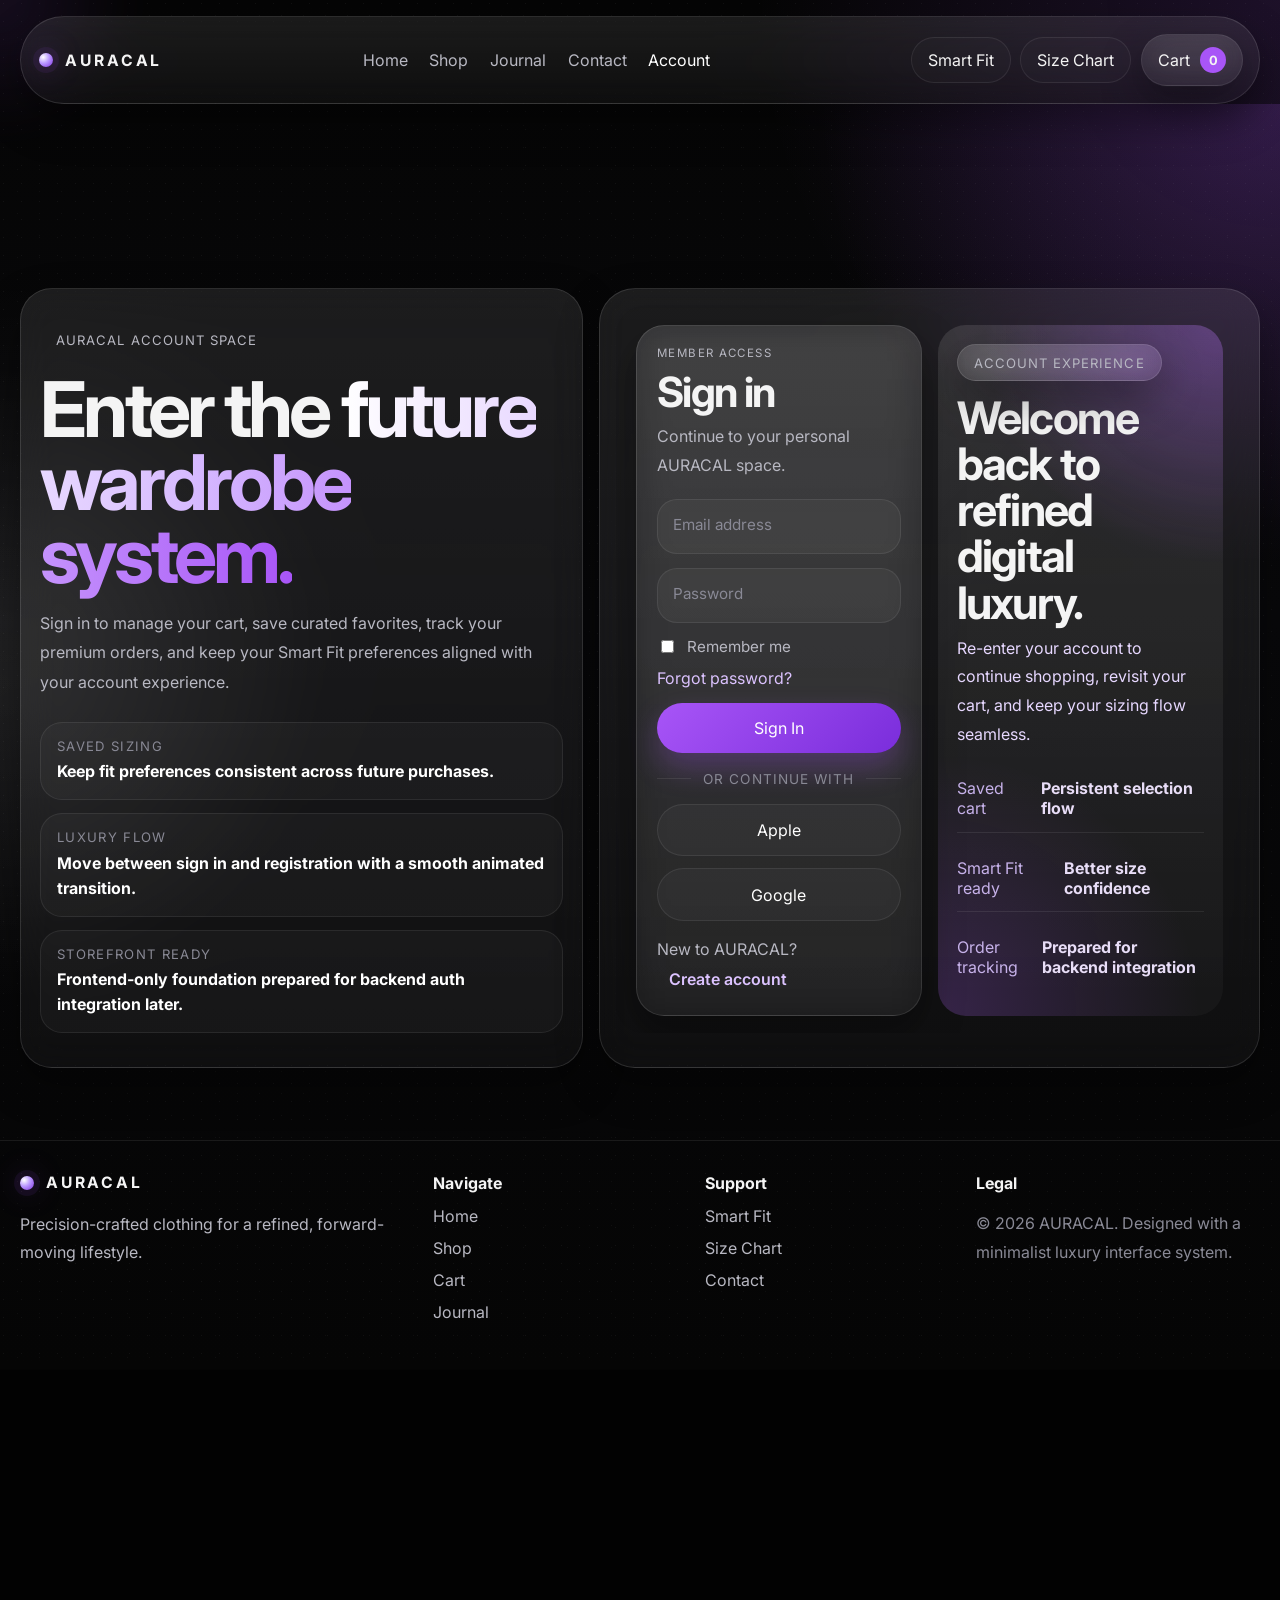
<file: auth.html>
<!DOCTYPE html>
<html lang="en">
<head>
  <meta charset="UTF-8" />
  <meta name="viewport" content="width=device-width, initial-scale=1.0" />
  <title>AURACAL — Account</title>
  <meta
    name="description"
    content="Sign in or create your AURACAL account with a premium animated authentication experience."
  />
  <link rel="preconnect" href="https://fonts.googleapis.com" />
  <link rel="preconnect" href="https://fonts.gstatic.com" crossorigin />
  <link
    href="https://fonts.googleapis.com/css2?family=Inter:wght@300;400;500;600;700;800&display=swap"
    rel="stylesheet"
  />
  <link rel="stylesheet" href="styles.css" />

  <style>
    .auth-page {
      position: relative;
      min-height: 100vh;
      overflow: hidden;
      padding-top: 7rem;
    }

    .auth-page::before {
      content: "";
      position: absolute;
      inset: 0;
      background:
        radial-gradient(circle at top right, rgba(168, 85, 247, 0.18), transparent 28%),
        radial-gradient(circle at left center, rgba(255, 255, 255, 0.05), transparent 25%);
      pointer-events: none;
    }

    .auth-shell {
      position: relative;
      z-index: 2;
      display: grid;
      gap: 1rem;
      align-items: stretch;
    }

    .auth-copy {
      padding: 1.2rem;
      border-radius: var(--radius-xl);
      display: grid;
      align-content: center;
      gap: 1rem;
    }

    .auth-copy h1 {
      font-size: clamp(2.7rem, 6vw, 5rem);
      line-height: 0.95;
      letter-spacing: -0.05em;
      margin: 0;
      max-width: 10ch;
    }

    .auth-copy p {
      margin: 0;
      max-width: 58ch;
      color: var(--text-soft);
      line-height: 1.85;
    }

    .auth-points {
      display: grid;
      gap: 0.8rem;
      margin-top: 0.5rem;
    }

    .auth-point {
      border-radius: 22px;
      padding: 0.95rem 1rem;
      border: 1px solid var(--line);
      background: rgba(255, 255, 255, 0.03);
    }

    .auth-point span {
      display: block;
      color: var(--text-muted);
      font-size: 0.82rem;
      text-transform: uppercase;
      letter-spacing: 0.1em;
      margin-bottom: 0.35rem;
    }

    .auth-point strong {
      color: var(--white);
      font-size: 1rem;
      line-height: 1.55;
    }

    .auth-card {
      position: relative;
      border-radius: 36px;
      overflow: hidden;
      min-height: 760px;
      padding: 1rem;
    }

    .auth-stage {
      position: relative;
      min-height: 728px;
      border-radius: 28px;
      overflow: hidden;
    }

    .auth-panel {
      position: absolute;
      inset: 0;
      padding: 1.25rem;
      display: grid;
      grid-template-columns: 1fr;
      gap: 1rem;
      align-items: stretch;
    }

    .auth-forms {
      position: relative;
      z-index: 3;
      display: grid;
      gap: 1rem;
    }

    .auth-form-card {
      border-radius: 28px;
      padding: 1.25rem;
      min-height: 100%;
      display: grid;
      align-content: start;
      transition:
        transform 700ms cubic-bezier(0.2, 0.8, 0.2, 1),
        opacity 500ms ease,
        visibility 500ms ease;
    }

    .auth-form-card h2 {
      margin: 0.7rem 0 0.5rem;
      font-size: clamp(2rem, 4vw, 2.6rem);
      line-height: 1.03;
      letter-spacing: -0.04em;
    }

    .auth-form-card p {
      margin: 0;
      color: var(--text-soft);
      line-height: 1.8;
    }

    .auth-form {
      display: grid;
      gap: 0.9rem;
      margin-top: 1.2rem;
    }

    .floating-group {
      position: relative;
    }

    .floating-input {
      width: 100%;
      border-radius: 20px;
      border: 1px solid var(--line);
      background: rgba(255, 255, 255, 0.04);
      color: var(--white);
      padding: 1.25rem 1rem 0.8rem;
      outline: none;
      transition:
        border-color var(--transition),
        box-shadow var(--transition),
        background var(--transition);
    }

    .floating-input:focus {
      border-color: rgba(168, 85, 247, 0.55);
      box-shadow: 0 0 0 4px rgba(168, 85, 247, 0.12);
      background: rgba(255, 255, 255, 0.06);
    }

    .floating-label {
      position: absolute;
      left: 1rem;
      top: 1rem;
      color: var(--text-muted);
      font-size: 0.95rem;
      pointer-events: none;
      transition:
        transform var(--transition),
        font-size var(--transition),
        color var(--transition),
        top var(--transition);
    }

    .floating-input:focus + .floating-label,
    .floating-input:not(:placeholder-shown) + .floating-label,
    .floating-input:valid + .floating-label,
    select.floating-input + .floating-label {
      top: 0.5rem;
      font-size: 0.74rem;
      color: #dbc3ff;
      transform: translateY(0);
      text-transform: uppercase;
      letter-spacing: 0.08em;
    }

    .auth-row {
      display: flex;
      flex-wrap: wrap;
      align-items: center;
      justify-content: space-between;
      gap: 0.75rem;
    }

    .auth-check {
      display: inline-flex;
      align-items: center;
      gap: 0.6rem;
      color: var(--text-soft);
      font-size: 0.95rem;
    }

    .auth-check input {
      accent-color: var(--accent);
    }

    .mini-link {
      color: #dcc3ff;
      transition: color var(--transition), transform var(--transition);
    }

    .mini-link:hover {
      color: var(--white);
      transform: translateX(2px);
    }

    .form-divider {
      display: flex;
      align-items: center;
      gap: 0.75rem;
      color: var(--text-muted);
      font-size: 0.85rem;
      text-transform: uppercase;
      letter-spacing: 0.08em;
      margin: 0.2rem 0;
    }

    .form-divider::before,
    .form-divider::after {
      content: "";
      flex: 1;
      height: 1px;
      background: var(--line);
    }

    .social-row {
      display: grid;
      gap: 0.75rem;
    }

    .social-btn {
      display: inline-flex;
      align-items: center;
      justify-content: center;
      gap: 0.7rem;
      width: 100%;
      padding: 0.95rem 1rem;
      border-radius: 999px;
      border: 1px solid var(--line);
      background: rgba(255, 255, 255, 0.03);
      color: var(--white);
      transition:
        transform var(--transition),
        border-color var(--transition),
        background var(--transition);
    }

    .social-btn:hover {
      transform: translateY(-2px);
      border-color: rgba(255, 255, 255, 0.2);
      background: rgba(255, 255, 255, 0.05);
    }

    .auth-switch-line {
      margin-top: 0.4rem;
      color: var(--text-soft);
      line-height: 1.7;
    }

    .auth-switch-btn {
      color: #dcc3ff;
      font-weight: 600;
      margin-left: 0.35rem;
      transition: color var(--transition);
    }

    .auth-switch-btn:hover {
      color: var(--white);
    }

    .auth-slider {
      position: relative;
      z-index: 2;
      border-radius: 28px;
      padding: 1.2rem;
      display: grid;
      align-content: space-between;
      min-height: 260px;
      overflow: hidden;
      background:
        radial-gradient(circle at top right, rgba(168, 85, 247, 0.28), transparent 32%),
        linear-gradient(180deg, rgba(255,255,255,0.08), rgba(255,255,255,0.03));
      transition:
        transform 700ms cubic-bezier(0.2, 0.8, 0.2, 1),
        opacity 600ms ease;
    }

    .auth-slider::before {
      content: "";
      position: absolute;
      inset: 0;
      background:
        linear-gradient(135deg, rgba(255,255,255,0.04), transparent 35%),
        radial-gradient(circle at bottom left, rgba(168, 85, 247, 0.22), transparent 35%);
      pointer-events: none;
    }

    .auth-slider-content {
      position: relative;
      z-index: 2;
      display: grid;
      gap: 1rem;
      align-content: space-between;
      height: 100%;
    }

    .auth-slider-top {
      display: flex;
      justify-content: space-between;
      align-items: center;
      gap: 1rem;
    }

    .auth-slider-title h3 {
      margin: 0.85rem 0 0.5rem;
      font-size: clamp(2rem, 4vw, 2.8rem);
      line-height: 1.03;
      letter-spacing: -0.04em;
      max-width: 9ch;
    }

    .auth-slider-title p {
      margin: 0;
      color: #e7d8ff;
      line-height: 1.8;
      max-width: 46ch;
    }

    .slider-meta {
      display: grid;
      gap: 0.7rem;
      margin-top: 1rem;
    }

    .slider-meta-item {
      display: flex;
      justify-content: space-between;
      gap: 1rem;
      padding: 0.85rem 0;
      border-bottom: 1px solid rgba(255, 255, 255, 0.08);
      color: #e8ddf7;
    }

    .slider-meta-item:last-child {
      border-bottom: 0;
    }

    .slider-meta-item span {
      color: #c7b2ea;
    }

    .auth-toggle-actions {
      display: flex;
      flex-wrap: wrap;
      gap: 0.75rem;
      margin-top: 1rem;
    }

    .toggle-tab {
      padding: 0.8rem 1rem;
      border-radius: 999px;
      border: 1px solid rgba(255, 255, 255, 0.14);
      background: rgba(255, 255, 255, 0.06);
      color: var(--white);
      transition:
        transform var(--transition),
        background var(--transition),
        border-color var(--transition);
    }

    .toggle-tab:hover,
    .toggle-tab.is-active {
      transform: translateY(-2px);
      background: rgba(255, 255, 255, 0.12);
      border-color: rgba(255, 255, 255, 0.22);
    }

    .register-card {
      opacity: 0;
      visibility: hidden;
      transform: translateX(40px);
      position: absolute;
      inset: 1.25rem;
    }

    .login-card {
      opacity: 1;
      visibility: visible;
      transform: translateX(0);
      position: relative;
      inset: auto;
    }

    .auth-stage.is-register .login-card {
      opacity: 0;
      visibility: hidden;
      transform: translateX(-40px);
      position: absolute;
      inset: 1.25rem;
    }

    .auth-stage.is-register .register-card {
      opacity: 1;
      visibility: visible;
      transform: translateX(0);
      position: relative;
      inset: auto;
    }

    .auth-stage.is-register .auth-slider-title .login-copy,
    .auth-slider-title .register-copy {
      display: none;
    }

    .auth-stage.is-register .auth-slider-title .register-copy {
      display: block;
    }

    .auth-stage:not(.is-register) .auth-slider-title .login-copy {
      display: block;
    }

    .auth-stage.is-register .slider-login-meta,
    .slider-register-meta {
      display: none;
    }

    .auth-stage.is-register .slider-register-meta {
      display: grid;
    }

    .auth-stage:not(.is-register) .slider-login-meta {
      display: grid;
    }

    .auth-stage.is-register .tab-register {
      background: rgba(255, 255, 255, 0.12);
      border-color: rgba(255, 255, 255, 0.22);
    }

    .auth-stage.is-register .tab-login {
      background: rgba(255, 255, 255, 0.06);
      border-color: rgba(255, 255, 255, 0.14);
    }

    @media (min-width: 980px) {
      .auth-shell {
        grid-template-columns: 0.92fr 1.08fr;
      }

      .auth-card {
        min-height: 780px;
      }

      .auth-panel {
        grid-template-columns: 1fr 1fr;
      }

      .auth-forms {
        order: 1;
      }

      .auth-slider {
        order: 2;
        min-height: auto;
      }

      .auth-stage.is-register .auth-slider {
        transform: translateX(-100%);
      }

      .auth-stage:not(.is-register) .auth-slider {
        transform: translateX(0);
      }
    }

    @media (max-width: 979px) {
      .auth-card {
        min-height: auto;
      }

      .auth-stage {
        min-height: auto;
      }

      .auth-panel {
        position: relative;
      }

      .auth-slider {
        order: 1;
      }

      .auth-forms {
        order: 2;
      }

      .login-card,
      .register-card,
      .auth-stage.is-register .login-card,
      .auth-stage.is-register .register-card {
        position: relative;
        inset: auto;
      }
    }
  </style>
</head>
<body>
  <div class="page-transition" aria-hidden="true"></div>
  <div class="noise-layer" aria-hidden="true"></div>
  <div class="cursor-glow" aria-hidden="true"></div>

  <header class="site-header" id="siteHeader">
    <div class="container nav-shell glass">
      <a href="index.html" class="brand" aria-label="AURACAL home">
        <span class="brand-mark"></span>
        <span class="brand-text">AURACAL</span>
      </a>

      <nav class="desktop-nav" aria-label="Primary navigation">
        <a href="index.html" class="nav-link" data-page-link>Home</a>
        <a href="shop.html" class="nav-link" data-page-link>Shop</a>
        <a href="blog.html" class="nav-link" data-page-link>Journal</a>
        <a href="contact.html" class="nav-link" data-page-link>Contact</a>
        <a href="auth.html" class="nav-link active" data-page-link>Account</a>
      </nav>

      <div class="nav-actions">
        <button class="ghost-btn" type="button" data-open-fit>Smart Fit</button>
        <button class="ghost-btn" type="button" data-open-size-chart>Size Chart</button>
        <a href="cart.html" class="cart-link glass" data-page-link aria-label="View cart">
          <span>Cart</span>
          <span class="cart-count" id="cartCount">0</span>
        </a>
        <button
          class="menu-toggle"
          id="menuToggle"
          type="button"
          aria-label="Open navigation menu"
          aria-expanded="false"
          aria-controls="mobileMenu"
        >
          <span></span>
          <span></span>
        </button>
      </div>
    </div>

    <div class="mobile-menu glass" id="mobileMenu">
      <a href="index.html" class="mobile-link" data-page-link>Home</a>
      <a href="shop.html" class="mobile-link" data-page-link>Shop</a>
      <a href="cart.html" class="mobile-link" data-page-link>Cart</a>
      <a href="blog.html" class="mobile-link" data-page-link>Journal</a>
      <a href="auth.html" class="mobile-link active" data-page-link>Account</a>
      <a href="contact.html" class="mobile-link" data-page-link>Contact</a>

      <div class="mobile-menu-actions">
        <button class="primary-btn" type="button" data-open-fit>Open Smart Fit</button>
        <button class="ghost-btn full-width" type="button" data-open-size-chart>
          View Size Chart
        </button>
      </div>
    </div>
  </header>

  <main class="auth-page">
    <section class="section-space">
      <div class="container auth-shell">
        <aside class="auth-copy glass reveal">
          <span class="eyebrow">AURACAL Account Space</span>
          <h1>
            Enter the
            <span class="gradient-text">future wardrobe system.</span>
          </h1>
          <p>
            Sign in to manage your cart, save curated favorites, track your premium orders,
            and keep your Smart Fit preferences aligned with your account experience.
          </p>

          <div class="auth-points">
            <div class="auth-point">
              <span>Saved sizing</span>
              <strong>Keep fit preferences consistent across future purchases.</strong>
            </div>
            <div class="auth-point">
              <span>Luxury flow</span>
              <strong>Move between sign in and registration with a smooth animated transition.</strong>
            </div>
            <div class="auth-point">
              <span>Storefront ready</span>
              <strong>Frontend-only foundation prepared for backend auth integration later.</strong>
            </div>
          </div>
        </aside>

        <section class="auth-card glass reveal delay-1" aria-label="Authentication forms">
          <div class="auth-stage" id="authStage">
            <div class="auth-panel">
              <div class="auth-forms">
                <article class="auth-form-card glass login-card" id="loginCard">
                  <span class="tiny-label">Member access</span>
                  <h2>Sign in</h2>
                  <p>
                    Continue to your personal AURACAL space.
                  </p>

                  <form class="auth-form" id="loginForm">
                    <div class="floating-group">
                      <input
                        class="floating-input"
                        type="email"
                        id="loginEmail"
                        name="email"
                        placeholder=" "
                        required
                      />
                      <label class="floating-label" for="loginEmail">Email address</label>
                    </div>

                    <div class="floating-group">
                      <input
                        class="floating-input"
                        type="password"
                        id="loginPassword"
                        name="password"
                        placeholder=" "
                        required
                      />
                      <label class="floating-label" for="loginPassword">Password</label>
                    </div>

                    <div class="auth-row">
                      <label class="auth-check">
                        <input type="checkbox" name="remember" />
                        <span>Remember me</span>
                      </label>

                      <a href="#" class="mini-link">Forgot password?</a>
                    </div>

                    <button type="submit" class="primary-btn full-width">Sign In</button>

                    <div class="form-divider">or continue with</div>

                    <div class="social-row">
                      <button type="button" class="social-btn">Apple</button>
                      <button type="button" class="social-btn">Google</button>
                    </div>

                    <p class="auth-switch-line">
                      New to AURACAL?
                      <button type="button" class="auth-switch-btn" data-switch-auth="register">
                        Create account
                      </button>
                    </p>
                  </form>
                </article>

                <article class="auth-form-card glass register-card" id="registerCard">
                  <span class="tiny-label">New member setup</span>
                  <h2>Create account</h2>
                  <p>
                    Build your AURACAL profile and begin your curated wardrobe journey.
                  </p>

                  <form class="auth-form" id="registerForm">
                    <div class="floating-group">
                      <input
                        class="floating-input"
                        type="text"
                        id="registerName"
                        name="fullname"
                        placeholder=" "
                        required
                      />
                      <label class="floating-label" for="registerName">Full name</label>
                    </div>

                    <div class="floating-group">
                      <input
                        class="floating-input"
                        type="email"
                        id="registerEmail"
                        name="email"
                        placeholder=" "
                        required
                      />
                      <label class="floating-label" for="registerEmail">Email address</label>
                    </div>

                    <div class="floating-group">
                      <input
                        class="floating-input"
                        type="password"
                        id="registerPassword"
                        name="password"
                        placeholder=" "
                        minlength="6"
                        required
                      />
                      <label class="floating-label" for="registerPassword">Create password</label>
                    </div>

                    <div class="floating-group">
                      <select class="floating-input" id="registerPreference" name="preference" required>
                        <option value="" disabled selected hidden></option>
                        <option value="minimal">Minimal luxury</option>
                        <option value="techwear">Tech-wear essentials</option>
                        <option value="outerwear">Premium outerwear</option>
                        <option value="all">Entire collection</option>
                      </select>
                      <label class="floating-label" for="registerPreference">Style interest</label>
                    </div>

                    <label class="auth-check">
                      <input type="checkbox" name="terms" required />
                      <span>I agree to the AURACAL account and privacy terms.</span>
                    </label>

                    <button type="submit" class="primary-btn full-width">Create Account</button>

                    <p class="auth-switch-line">
                      Already have an account?
                      <button type="button" class="auth-switch-btn" data-switch-auth="login">
                        Sign in
                      </button>
                    </p>
                  </form>
                </article>
              </div>

              <aside class="auth-slider" aria-hidden="true">
                <div class="auth-slider-content">
                  <div>
                    <div class="auth-slider-top">
                      <span class="eyebrow glass">Account Experience</span>
                    </div>

                    <div class="auth-slider-title">
                      <div class="login-copy">
                        <h3>Welcome back to refined digital luxury.</h3>
                        <p>
                          Re-enter your account to continue shopping, revisit your cart,
                          and keep your sizing flow seamless.
                        </p>
                      </div>

                      <div class="register-copy">
                        <h3>Create your personal AURACAL profile.</h3>
                        <p>
                          Start a premium account experience with saved style direction,
                          fit confidence, and a smoother checkout path.
                        </p>
                      </div>
                    </div>

                    <div class="slider-meta slider-login-meta">
                      <div class="slider-meta-item">
                        <span>Saved cart</span>
                        <strong>Persistent selection flow</strong>
                      </div>
                      <div class="slider-meta-item">
                        <span>Smart Fit ready</span>
                        <strong>Better size confidence</strong>
                      </div>
                      <div class="slider-meta-item">
                        <span>Order tracking</span>
                        <strong>Prepared for backend integration</strong>
                      </div>
                    </div>

                    <div class="slider-meta slider-register-meta">
                      <div class="slider-meta-item">
                        <span>New profile</span>
                        <strong>Personalized account setup</strong>
                      </div>
                      <div class="slider-meta-item">
                        <span>Style preference</span>
                        <strong>Curated luxury discovery</strong>
                      </div>
                      <div class="slider-meta-item">
                        <span>Future ready</span>
                        <strong>Expandable auth foundation</strong>
                      </div>
                    </div>
                  </div>

                  <div class="auth-toggle-actions">
                    <button type="button" class="toggle-tab tab-login is-active" data-switch-auth="login">
                      Sign In
                    </button>
                    <button type="button" class="toggle-tab tab-register" data-switch-auth="register">
                      Register
                    </button>
                  </div>
                </div>
              </aside>
            </div>
          </div>
        </section>
      </div>
    </section>
  </main>

  <footer class="site-footer">
    <div class="container footer-grid">
      <div>
        <a href="index.html" class="brand footer-brand" aria-label="AURACAL home">
          <span class="brand-mark"></span>
          <span class="brand-text">AURACAL</span>
        </a>
        <p class="footer-text">
          Precision-crafted clothing for a refined, forward-moving lifestyle.
        </p>
      </div>

      <div>
        <h3>Navigate</h3>
        <ul class="footer-links">
          <li><a href="index.html" data-page-link>Home</a></li>
          <li><a href="shop.html" data-page-link>Shop</a></li>
          <li><a href="cart.html" data-page-link>Cart</a></li>
          <li><a href="blog.html" data-page-link>Journal</a></li>
        </ul>
      </div>

      <div>
        <h3>Support</h3>
        <ul class="footer-links">
          <li><button type="button" class="footer-button" data-open-fit>Smart Fit</button></li>
          <li><button type="button" class="footer-button" data-open-size-chart>Size Chart</button></li>
          <li><a href="contact.html" data-page-link>Contact</a></li>
        </ul>
      </div>

      <div>
        <h3>Legal</h3>
        <p class="footer-text muted">
          © 2026 AURACAL. Designed with a minimalist luxury interface system.
        </p>
      </div>
    </div>
  </footer>

  <!-- Smart Fit Modal -->
  <div class="modal" id="fitModal" aria-hidden="true" role="dialog" aria-labelledby="fitModalTitle">
    <div class="modal-backdrop" data-close-modal></div>
    <div class="modal-panel glass tech-modal">
      <button class="modal-close" type="button" aria-label="Close Smart Fit modal" data-close-modal>
        ×
      </button>

      <div class="modal-head">
        <span class="eyebrow">AURACAL Sizing Engine</span>
        <h2 id="fitModalTitle">Smart Fit-On</h2>
        <p>
          Enter your measurements for an instant luxury-fit recommendation.
        </p>
      </div>

      <div class="fit-modal-grid">
        <form id="fitForm" class="fit-form">
          <div class="input-group">
            <label for="heightInput">Height (cm)</label>
            <input type="number" id="heightInput" min="130" max="230" value="175" required />
          </div>

          <div class="input-group">
            <label for="weightInput">Weight (kg)</label>
            <input type="number" id="weightInput" min="35" max="180" value="72" required />
          </div>

          <div class="input-group">
            <label for="bodyTypeInput">Body Type</label>
            <select id="bodyTypeInput" required>
              <option value="slim">Slim</option>
              <option value="athletic">Athletic</option>
              <option value="average" selected>Average</option>
              <option value="broad">Broad</option>
            </select>
          </div>

          <button class="primary-btn full-width" type="submit">Calculate My Fit</button>
        </form>

        <div class="fit-result-card glass">
          <div class="fit-result-header">
            <span class="tiny-label">Live Recommendation</span>
            <span class="tiny-label subtle" id="fitProfileLabel">Average Build</span>
          </div>

          <div class="result-size" id="fitResultSize">M</div>
          <p class="result-summary" id="fitResultSummary">
            Designed for a balanced fit with refined everyday layering space.
          </p>

          <div class="result-metrics">
            <div class="metric-box">
              <span>Estimated Chest</span>
              <strong id="fitChestEstimate">97 cm</strong>
            </div>
            <div class="metric-box">
              <span>Estimated Waist</span>
              <strong id="fitWaistEstimate">83 cm</strong>
            </div>
          </div>

          <div class="result-note" id="fitResultNote">
            For structured jackets, your recommended AURACAL top size is M.
          </div>
        </div>
      </div>
    </div>
  </div>

  <!-- Size Chart Modal -->
  <div class="modal" id="sizeChartModal" aria-hidden="true" role="dialog" aria-labelledby="sizeChartTitle">
    <div class="modal-backdrop" data-close-modal></div>
    <div class="modal-panel glass size-chart-modal">
      <button class="modal-close" type="button" aria-label="Close size chart modal" data-close-modal>
        ×
      </button>

      <div class="modal-head">
        <span class="eyebrow">Precision size reference</span>
        <h2 id="sizeChartTitle">Dynamic Size Chart</h2>
        <p>
          Compare chest and waist ranges in centimeters and inches.
        </p>
      </div>

      <div class="table-wrap">
        <table class="size-table">
          <thead>
            <tr>
              <th>Size</th>
              <th>Chest (cm)</th>
              <th>Chest (in)</th>
              <th>Waist (cm)</th>
              <th>Waist (in)</th>
            </tr>
          </thead>
          <tbody>
            <tr>
              <td>XS</td>
              <td>84 - 89</td>
              <td>33 - 35</td>
              <td>70 - 74</td>
              <td>27.5 - 29.1</td>
            </tr>
            <tr>
              <td>S</td>
              <td>90 - 95</td>
              <td>35.4 - 37.4</td>
              <td>75 - 79</td>
              <td>29.5 - 31.1</td>
            </tr>
            <tr>
              <td>M</td>
              <td>96 - 101</td>
              <td>37.8 - 39.8</td>
              <td>80 - 85</td>
              <td>31.5 - 33.5</td>
            </tr>
            <tr>
              <td>L</td>
              <td>102 - 108</td>
              <td>40.2 - 42.5</td>
              <td>86 - 92</td>
              <td>33.9 - 36.2</td>
            </tr>
            <tr>
              <td>XL</td>
              <td>109 - 116</td>
              <td>42.9 - 45.7</td>
              <td>93 - 100</td>
              <td>36.6 - 39.4</td>
            </tr>
            <tr>
              <td>XXL</td>
              <td>117 - 124</td>
              <td>46.1 - 48.8</td>
              <td>101 - 108</td>
              <td>39.8 - 42.5</td>
            </tr>
          </tbody>
        </table>
      </div>

      <p class="chart-footnote">
        Smart Fit uses these ranges as a visual guide and adjusts recommendations based on your selected body type.
      </p>
    </div>
  </div>

  <div class="toast" id="toast" role="status" aria-live="polite"></div>

  <script src="script.js"></script>
  <script>
    document.addEventListener("DOMContentLoaded", () => {
      const authStage = document.getElementById("authStage");
      const switchButtons = document.querySelectorAll("[data-switch-auth]");
      const loginForm = document.getElementById("loginForm");
      const registerForm = document.getElementById("registerForm");
      const toast = document.getElementById("toast");
      const tabLogin = document.querySelector(".tab-login");
      const tabRegister = document.querySelector(".tab-register");

      function showToast(message) {
        if (!toast) return;
        toast.textContent = message;
        toast.classList.add("show");

        clearTimeout(showToast._timer);
        showToast._timer = setTimeout(() => {
          toast.classList.remove("show");
        }, 2200);
      }

      function setMode(mode) {
        const isRegister = mode === "register";
        authStage.classList.toggle("is-register", isRegister);

        if (tabLogin) tabLogin.classList.toggle("is-active", !isRegister);
        if (tabRegister) tabRegister.classList.toggle("is-active", isRegister);
      }

      switchButtons.forEach((button) => {
        button.addEventListener("click", () => {
          setMode(button.dataset.switchAuth);
        });
      });

      if (loginForm) {
        loginForm.addEventListener("submit", (event) => {
          event.preventDefault();
          showToast("Signed in successfully. Backend auth can be connected next.");
          loginForm.reset();
        });
      }

      if (registerForm) {
        registerForm.addEventListener("submit", (event) => {
          event.preventDefault();
          showToast("Account created successfully. Welcome to AURACAL.");
          registerForm.reset();
          setMode("login");
        });
      }
    });
  </script>
</body>
</html>
</file>
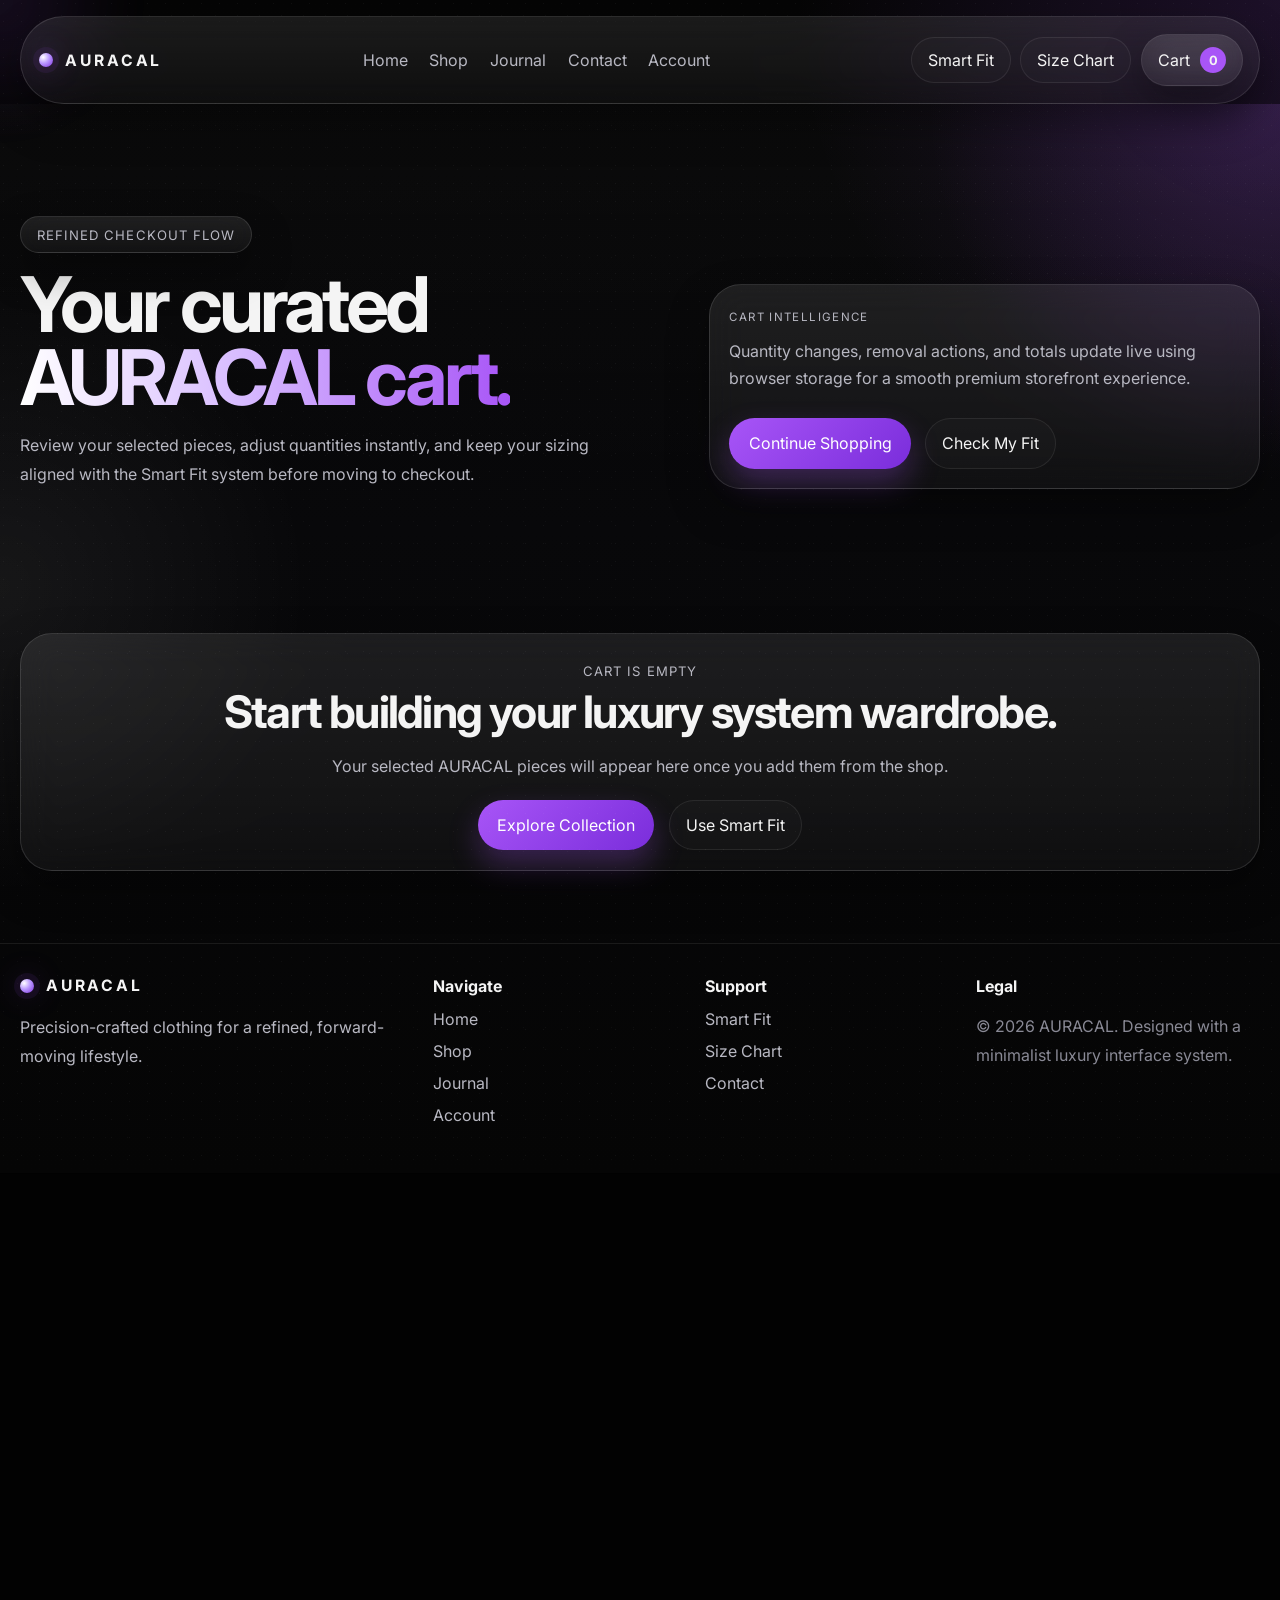
<file: cart.html>
<!DOCTYPE html>
<html lang="en">
<head>
  <meta charset="UTF-8" />
  <meta name="viewport" content="width=device-width, initial-scale=1.0" />
  <title>AURACAL — Cart</title>
  <meta
    name="description"
    content="Review and manage your AURACAL cart with dynamic quantity updates, totals, and a premium checkout-ready interface."
  />
  <link rel="preconnect" href="https://fonts.googleapis.com" />
  <link rel="preconnect" href="https://fonts.gstatic.com" crossorigin />
  <link
    href="https://fonts.googleapis.com/css2?family=Inter:wght@300;400;500;600;700;800&display=swap"
    rel="stylesheet"
  />
  <link rel="stylesheet" href="styles.css" />

  <style>
    .cart-hero {
      position: relative;
      padding-top: 7rem;
      overflow: hidden;
    }

    .cart-hero::before {
      content: "";
      position: absolute;
      inset: 0;
      background:
        radial-gradient(circle at top right, rgba(168, 85, 247, 0.16), transparent 26%),
        linear-gradient(180deg, rgba(255,255,255,0.02), transparent 85%);
      pointer-events: none;
    }

    .cart-hero-grid {
      position: relative;
      z-index: 2;
      display: grid;
      gap: 1rem;
      align-items: end;
    }

    .cart-hero-copy h1 {
      font-size: clamp(2.7rem, 6vw, 5rem);
      line-height: 0.95;
      letter-spacing: -0.05em;
      margin: 1rem 0 0;
      max-width: 10ch;
    }

    .cart-hero-copy p {
      max-width: 62ch;
      color: var(--text-soft);
      line-height: 1.8;
      margin: 1rem 0 0;
    }

    .cart-hero-panel {
      border-radius: var(--radius-xl);
      padding: 1.2rem;
    }

    .cart-hero-panel p {
      color: var(--text-soft);
      line-height: 1.7;
      margin: 0.85rem 0 1rem;
    }

    .cart-layout {
      display: grid;
      gap: 1rem;
    }

    .cart-list-shell,
    .cart-summary,
    .cart-note,
    .empty-cart {
      border-radius: var(--radius-xl);
      padding: 1.25rem;
    }

    .cart-list-head {
      display: flex;
      justify-content: space-between;
      align-items: center;
      gap: 1rem;
      margin-bottom: 1rem;
    }

    .cart-list-head h2,
    .cart-summary h2,
    .cart-note h3 {
      margin: 0;
    }

    .cart-list-head p,
    .cart-summary p,
    .cart-note p,
    .empty-cart p {
      color: var(--text-soft);
      line-height: 1.75;
    }

    .cart-items {
      display: grid;
      gap: 1rem;
    }

    .cart-item {
      display: grid;
      gap: 1rem;
      padding: 1rem;
      border-radius: 24px;
      border: 1px solid var(--line);
      background: rgba(255, 255, 255, 0.03);
    }

    .cart-item-media {
      border-radius: 20px;
      overflow: hidden;
      aspect-ratio: 1 / 1;
      background: rgba(255, 255, 255, 0.04);
      max-width: 150px;
    }

    .cart-item-media img {
      width: 100%;
      height: 100%;
      object-fit: cover;
    }

    .cart-item-main {
      display: grid;
      gap: 0.85rem;
    }

    .cart-item-top {
      display: flex;
      justify-content: space-between;
      gap: 1rem;
      align-items: start;
    }

    .cart-item-title h3 {
      margin: 0 0 0.35rem;
      font-size: 1.2rem;
    }

    .cart-item-title p {
      margin: 0;
      color: var(--text-soft);
      line-height: 1.7;
      font-size: 0.95rem;
    }

    .cart-item-price {
      font-weight: 700;
      white-space: nowrap;
    }

    .cart-item-controls {
      display: flex;
      flex-wrap: wrap;
      gap: 0.75rem;
      align-items: center;
      justify-content: space-between;
    }

    .qty-control {
      display: inline-flex;
      align-items: center;
      border-radius: 999px;
      border: 1px solid var(--line);
      overflow: hidden;
      background: rgba(255, 255, 255, 0.03);
    }

    .qty-btn {
      width: 42px;
      height: 42px;
      display: grid;
      place-items: center;
      font-size: 1.1rem;
      color: var(--white);
      transition: background var(--transition), transform var(--transition);
    }

    .qty-btn:hover {
      background: rgba(255, 255, 255, 0.06);
    }

    .qty-value {
      min-width: 54px;
      text-align: center;
      font-weight: 600;
      color: var(--white);
    }

    .cart-item-actions {
      display: flex;
      flex-wrap: wrap;
      gap: 0.75rem;
      align-items: center;
    }

    .remove-btn {
      padding: 0.8rem 1rem;
      border-radius: 999px;
      border: 1px solid rgba(255, 140, 140, 0.2);
      background: rgba(255, 140, 140, 0.08);
      color: #ffc1c1;
      transition:
        transform var(--transition),
        border-color var(--transition),
        background var(--transition);
    }

    .remove-btn:hover {
      transform: translateY(-2px);
      background: rgba(255, 140, 140, 0.12);
      border-color: rgba(255, 140, 140, 0.35);
    }

    .item-subtotal {
      color: var(--text-soft);
      font-size: 0.95rem;
    }

    .cart-summary {
      align-self: start;
    }

    .summary-lines {
      display: grid;
      gap: 0.9rem;
      margin-top: 1.1rem;
    }

    .summary-line,
    .summary-total {
      display: flex;
      align-items: center;
      justify-content: space-between;
      gap: 1rem;
    }

    .summary-line {
      color: var(--text-soft);
    }

    .summary-total {
      margin-top: 1rem;
      padding-top: 1rem;
      border-top: 1px solid var(--line);
      font-size: 1.15rem;
      font-weight: 700;
    }

    .summary-actions {
      display: grid;
      gap: 0.75rem;
      margin-top: 1.25rem;
    }

    .summary-meta {
      margin-top: 1rem;
      padding: 1rem;
      border-radius: 22px;
      background: rgba(168, 85, 247, 0.08);
      border: 1px solid rgba(168, 85, 247, 0.22);
      color: #ead9ff;
      line-height: 1.7;
      font-size: 0.95rem;
    }

    .cart-note p {
      margin: 0.75rem 0 0;
    }

    .empty-cart {
      text-align: center;
      display: none;
    }

    .empty-cart.is-visible {
      display: block;
    }

    .empty-cart h2 {
      margin: 0 0 0.8rem;
      font-size: clamp(2rem, 4vw, 2.8rem);
      line-height: 1.05;
      letter-spacing: -0.04em;
    }

    .empty-cart .hero-cta {
      justify-content: center;
      margin-top: 1.25rem;
    }

    .hidden-when-empty {
      display: block;
    }

    .hidden-when-empty.is-hidden {
      display: none;
    }

    @media (min-width: 760px) {
      .cart-item {
        grid-template-columns: 150px 1fr;
        align-items: center;
      }
    }

    @media (min-width: 980px) {
      .cart-hero-grid {
        grid-template-columns: 1.1fr 0.9fr;
      }

      .cart-layout {
        grid-template-columns: 1.15fr 0.85fr;
      }
    }
  </style>
</head>
<body>
  <div class="page-transition" aria-hidden="true"></div>
  <div class="noise-layer" aria-hidden="true"></div>
  <div class="cursor-glow" aria-hidden="true"></div>

  <header class="site-header" id="siteHeader">
    <div class="container nav-shell glass">
      <a href="index.html" class="brand" aria-label="AURACAL home">
        <span class="brand-mark"></span>
        <span class="brand-text">AURACAL</span>
      </a>

      <nav class="desktop-nav" aria-label="Primary navigation">
        <a href="index.html" class="nav-link" data-page-link>Home</a>
        <a href="shop.html" class="nav-link" data-page-link>Shop</a>
        <a href="blog.html" class="nav-link" data-page-link>Journal</a>
        <a href="contact.html" class="nav-link" data-page-link>Contact</a>
        <a href="auth.html" class="nav-link" data-page-link>Account</a>
      </nav>

      <div class="nav-actions">
        <button class="ghost-btn" type="button" data-open-fit>Smart Fit</button>
        <button class="ghost-btn" type="button" data-open-size-chart>Size Chart</button>
        <a href="cart.html" class="cart-link glass active" data-page-link aria-label="View cart">
          <span>Cart</span>
          <span class="cart-count" id="cartCount">0</span>
        </a>
        <button
          class="menu-toggle"
          id="menuToggle"
          type="button"
          aria-label="Open navigation menu"
          aria-expanded="false"
          aria-controls="mobileMenu"
        >
          <span></span>
          <span></span>
        </button>
      </div>
    </div>

    <div class="mobile-menu glass" id="mobileMenu">
      <a href="index.html" class="mobile-link" data-page-link>Home</a>
      <a href="shop.html" class="mobile-link" data-page-link>Shop</a>
      <a href="cart.html" class="mobile-link active" data-page-link>Cart</a>
      <a href="blog.html" class="mobile-link" data-page-link>Journal</a>
      <a href="auth.html" class="mobile-link" data-page-link>Account</a>
      <a href="contact.html" class="mobile-link" data-page-link>Contact</a>

      <div class="mobile-menu-actions">
        <button class="primary-btn" type="button" data-open-fit>Open Smart Fit</button>
        <button class="ghost-btn full-width" type="button" data-open-size-chart>
          View Size Chart
        </button>
      </div>
    </div>
  </header>

  <main>
    <section class="cart-hero section-space">
      <div class="container cart-hero-grid">
        <div class="cart-hero-copy reveal">
          <span class="eyebrow glass">Refined Checkout Flow</span>
          <h1>
            Your curated
            <span class="gradient-text">AURACAL cart.</span>
          </h1>
          <p>
            Review your selected pieces, adjust quantities instantly, and keep your sizing aligned
            with the Smart Fit system before moving to checkout.
          </p>
        </div>

        <aside class="cart-hero-panel glass reveal delay-1">
          <span class="tiny-label">Cart intelligence</span>
          <p>
            Quantity changes, removal actions, and totals update live using browser storage for a smooth premium storefront experience.
          </p>
          <div class="hero-cta">
            <a href="shop.html" class="primary-btn" data-page-link>Continue Shopping</a>
            <button type="button" class="ghost-btn" data-open-fit>Check My Fit</button>
          </div>
        </aside>
      </div>
    </section>

    <section class="section-space">
      <div class="container">
        <div class="empty-cart glass reveal" id="emptyCartState">
          <span class="eyebrow">Cart is empty</span>
          <h2>Start building your luxury system wardrobe.</h2>
          <p>
            Your selected AURACAL pieces will appear here once you add them from the shop.
          </p>
          <div class="hero-cta">
            <a href="shop.html" class="primary-btn" data-page-link>Explore Collection</a>
            <button type="button" class="ghost-btn" data-open-fit>Use Smart Fit</button>
          </div>
        </div>

        <div class="cart-layout hidden-when-empty" id="cartContent">
          <div class="cart-list-shell glass reveal">
            <div class="cart-list-head">
              <div>
                <h2>Selected pieces</h2>
                <p id="cartItemCountText">0 items in your cart</p>
              </div>
              <button class="ghost-btn" id="clearCartBtn" type="button">Clear Cart</button>
            </div>

            <div class="cart-items" id="cartItemsContainer"></div>
          </div>

          <div style="display:grid; gap:1rem;">
            <aside class="cart-summary glass reveal delay-1">
              <div>
                <span class="eyebrow">Order summary</span>
                <h2>Live totals</h2>
                <p>
                  Totals update instantly as you change your product quantity.
                </p>
              </div>

              <div class="summary-lines">
                <div class="summary-line">
                  <span>Subtotal</span>
                  <strong id="subtotalValue">$0.00</strong>
                </div>
                <div class="summary-line">
                  <span>Shipping</span>
                  <strong id="shippingValue">$0.00</strong>
                </div>
                <div class="summary-line">
                  <span>Estimated tax</span>
                  <strong id="taxValue">$0.00</strong>
                </div>
                <div class="summary-total">
                  <span>Total</span>
                  <span id="totalValue">$0.00</span>
                </div>
              </div>

              <div class="summary-actions">
                <button class="primary-btn full-width" type="button" id="checkoutBtn">
                  Proceed to Checkout
                </button>
                <a href="shop.html" class="ghost-btn full-width" data-page-link>
                  Continue Shopping
                </a>
              </div>

              <div class="summary-meta">
                Smart Fit and the dynamic size chart remain available before checkout so customers can confirm the ideal silhouette with confidence.
              </div>
            </aside>

            <section class="cart-note glass reveal delay-2">
              <h3>Luxury cart flow note</h3>
              <p>
                This page is frontend-only and ready to connect to a real payment or checkout backend later.
                The data is currently stored in <strong>localStorage</strong> for a smooth demo-ready shopping experience.
              </p>
            </section>
          </div>
        </div>
      </div>
    </section>
  </main>

  <footer class="site-footer">
    <div class="container footer-grid">
      <div>
        <a href="index.html" class="brand footer-brand" aria-label="AURACAL home">
          <span class="brand-mark"></span>
          <span class="brand-text">AURACAL</span>
        </a>
        <p class="footer-text">
          Precision-crafted clothing for a refined, forward-moving lifestyle.
        </p>
      </div>

      <div>
        <h3>Navigate</h3>
        <ul class="footer-links">
          <li><a href="index.html" data-page-link>Home</a></li>
          <li><a href="shop.html" data-page-link>Shop</a></li>
          <li><a href="blog.html" data-page-link>Journal</a></li>
          <li><a href="auth.html" data-page-link>Account</a></li>
        </ul>
      </div>

      <div>
        <h3>Support</h3>
        <ul class="footer-links">
          <li><button type="button" class="footer-button" data-open-fit>Smart Fit</button></li>
          <li><button type="button" class="footer-button" data-open-size-chart>Size Chart</button></li>
          <li><a href="contact.html" data-page-link>Contact</a></li>
        </ul>
      </div>

      <div>
        <h3>Legal</h3>
        <p class="footer-text muted">
          © 2026 AURACAL. Designed with a minimalist luxury interface system.
        </p>
      </div>
    </div>
  </footer>

  <!-- Smart Fit Modal -->
  <div class="modal" id="fitModal" aria-hidden="true" role="dialog" aria-labelledby="fitModalTitle">
    <div class="modal-backdrop" data-close-modal></div>
    <div class="modal-panel glass tech-modal">
      <button class="modal-close" type="button" aria-label="Close Smart Fit modal" data-close-modal>
        ×
      </button>

      <div class="modal-head">
        <span class="eyebrow">AURACAL Sizing Engine</span>
        <h2 id="fitModalTitle">Smart Fit-On</h2>
        <p>
          Enter your measurements for an instant luxury-fit recommendation.
        </p>
      </div>

      <div class="fit-modal-grid">
        <form id="fitForm" class="fit-form">
          <div class="input-group">
            <label for="heightInput">Height (cm)</label>
            <input type="number" id="heightInput" min="130" max="230" value="175" required />
          </div>

          <div class="input-group">
            <label for="weightInput">Weight (kg)</label>
            <input type="number" id="weightInput" min="35" max="180" value="72" required />
          </div>

          <div class="input-group">
            <label for="bodyTypeInput">Body Type</label>
            <select id="bodyTypeInput" required>
              <option value="slim">Slim</option>
              <option value="athletic">Athletic</option>
              <option value="average" selected>Average</option>
              <option value="broad">Broad</option>
            </select>
          </div>

          <button class="primary-btn full-width" type="submit">Calculate My Fit</button>
        </form>

        <div class="fit-result-card glass">
          <div class="fit-result-header">
            <span class="tiny-label">Live Recommendation</span>
            <span class="tiny-label subtle" id="fitProfileLabel">Average Build</span>
          </div>

          <div class="result-size" id="fitResultSize">M</div>
          <p class="result-summary" id="fitResultSummary">
            Designed for a balanced fit with refined everyday layering space.
          </p>

          <div class="result-metrics">
            <div class="metric-box">
              <span>Estimated Chest</span>
              <strong id="fitChestEstimate">97 cm</strong>
            </div>
            <div class="metric-box">
              <span>Estimated Waist</span>
              <strong id="fitWaistEstimate">83 cm</strong>
            </div>
          </div>

          <div class="result-note" id="fitResultNote">
            For structured jackets, your recommended AURACAL top size is M.
          </div>
        </div>
      </div>
    </div>
  </div>

  <!-- Size Chart Modal -->
  <div class="modal" id="sizeChartModal" aria-hidden="true" role="dialog" aria-labelledby="sizeChartTitle">
    <div class="modal-backdrop" data-close-modal></div>
    <div class="modal-panel glass size-chart-modal">
      <button class="modal-close" type="button" aria-label="Close size chart modal" data-close-modal>
        ×
      </button>

      <div class="modal-head">
        <span class="eyebrow">Precision size reference</span>
        <h2 id="sizeChartTitle">Dynamic Size Chart</h2>
        <p>
          Compare chest and waist ranges in centimeters and inches.
        </p>
      </div>

      <div class="table-wrap">
        <table class="size-table">
          <thead>
            <tr>
              <th>Size</th>
              <th>Chest (cm)</th>
              <th>Chest (in)</th>
              <th>Waist (cm)</th>
              <th>Waist (in)</th>
            </tr>
          </thead>
          <tbody>
            <tr>
              <td>XS</td>
              <td>84 - 89</td>
              <td>33 - 35</td>
              <td>70 - 74</td>
              <td>27.5 - 29.1</td>
            </tr>
            <tr>
              <td>S</td>
              <td>90 - 95</td>
              <td>35.4 - 37.4</td>
              <td>75 - 79</td>
              <td>29.5 - 31.1</td>
            </tr>
            <tr>
              <td>M</td>
              <td>96 - 101</td>
              <td>37.8 - 39.8</td>
              <td>80 - 85</td>
              <td>31.5 - 33.5</td>
            </tr>
            <tr>
              <td>L</td>
              <td>102 - 108</td>
              <td>40.2 - 42.5</td>
              <td>86 - 92</td>
              <td>33.9 - 36.2</td>
            </tr>
            <tr>
              <td>XL</td>
              <td>109 - 116</td>
              <td>42.9 - 45.7</td>
              <td>93 - 100</td>
              <td>36.6 - 39.4</td>
            </tr>
            <tr>
              <td>XXL</td>
              <td>117 - 124</td>
              <td>46.1 - 48.8</td>
              <td>101 - 108</td>
              <td>39.8 - 42.5</td>
            </tr>
          </tbody>
        </table>
      </div>

      <p class="chart-footnote">
        Smart Fit uses these ranges as a visual guide and adjusts recommendations based on your selected body type.
      </p>
    </div>
  </div>

  <div class="toast" id="toast" role="status" aria-live="polite"></div>

  <script src="script.js"></script>
  <script>
    document.addEventListener("DOMContentLoaded", () => {
      const STORAGE_KEY = "auracal-cart";

      const cartItemsContainer = document.getElementById("cartItemsContainer");
      const subtotalValue = document.getElementById("subtotalValue");
      const shippingValue = document.getElementById("shippingValue");
      const taxValue = document.getElementById("taxValue");
      const totalValue = document.getElementById("totalValue");
      const cartItemCountText = document.getElementById("cartItemCountText");
      const emptyCartState = document.getElementById("emptyCartState");
      const cartContent = document.getElementById("cartContent");
      const clearCartBtn = document.getElementById("clearCartBtn");
      const checkoutBtn = document.getElementById("checkoutBtn");
      const toast = document.getElementById("toast");
      const cartCount = document.getElementById("cartCount");

      function getCart() {
        try {
          return JSON.parse(localStorage.getItem(STORAGE_KEY)) || [];
        } catch {
          return [];
        }
      }

      function saveCart(cart) {
        localStorage.setItem(STORAGE_KEY, JSON.stringify(cart));
      }

      function showToast(message) {
        if (!toast) return;
        toast.textContent = message;
        toast.classList.add("show");

        clearTimeout(showToast._timer);
        showToast._timer = setTimeout(() => {
          toast.classList.remove("show");
        }, 2200);
      }

      function formatPrice(value) {
        return `$${value.toFixed(2)}`;
      }

      function getShipping(subtotal) {
        return subtotal > 0 ? 18 : 0;
      }

      function getTax(subtotal) {
        return subtotal > 0 ? subtotal * 0.08 : 0;
      }

      function updateCartBadge(cart) {
        const itemCount = cart.reduce((sum, item) => sum + item.quantity, 0);
        if (cartCount) {
          cartCount.textContent = itemCount;
        }
        if (cartItemCountText) {
          cartItemCountText.textContent = `${itemCount} item${itemCount !== 1 ? "s" : ""} in your cart`;
        }
      }

      function renderCart() {
        const cart = getCart();
        updateCartBadge(cart);

        if (!cart.length) {
          emptyCartState.classList.add("is-visible");
          cartContent.classList.add("is-hidden");
          cartItemsContainer.innerHTML = "";
          subtotalValue.textContent = "$0.00";
          shippingValue.textContent = "$0.00";
          taxValue.textContent = "$0.00";
          totalValue.textContent = "$0.00";
          return;
        }

        emptyCartState.classList.remove("is-visible");
        cartContent.classList.remove("is-hidden");

        cartItemsContainer.innerHTML = cart
          .map((item) => {
            const itemSubtotal = item.price * item.quantity;
            return `
              <article class="cart-item">
                <div class="cart-item-media">
                  <img src="${item.image}" alt="${item.name}" />
                </div>

                <div class="cart-item-main">
                  <div class="cart-item-top">
                    <div class="cart-item-title">
                      <h3>${item.name}</h3>
                      <p>Premium AURACAL product stored in your cart for a smooth luxury checkout flow.</p>
                    </div>
                    <div class="cart-item-price">${formatPrice(item.price)}</div>
                  </div>

                  <div class="cart-item-controls">
                    <div class="cart-item-actions">
                      <div class="qty-control" aria-label="Quantity selector for ${item.name}">
                        <button class="qty-btn" type="button" data-action="decrease" data-id="${item.id}">−</button>
                        <span class="qty-value">${item.quantity}</span>
                        <button class="qty-btn" type="button" data-action="increase" data-id="${item.id}">+</button>
                      </div>

                      <button class="remove-btn" type="button" data-action="remove" data-id="${item.id}">
                        Remove
                      </button>
                    </div>

                    <div class="item-subtotal">
                      Item total: <strong>${formatPrice(itemSubtotal)}</strong>
                    </div>
                  </div>
                </div>
              </article>
            `;
          })
          .join("");

        const subtotal = cart.reduce((sum, item) => sum + item.price * item.quantity, 0);
        const shipping = getShipping(subtotal);
        const tax = getTax(subtotal);
        const total = subtotal + shipping + tax;

        subtotalValue.textContent = formatPrice(subtotal);
        shippingValue.textContent = formatPrice(shipping);
        taxValue.textContent = formatPrice(tax);
        totalValue.textContent = formatPrice(total);
      }

      function updateQuantity(id, change) {
        const cart = getCart();
        const item = cart.find((product) => product.id === id);
        if (!item) return;

        item.quantity += change;

        if (item.quantity <= 0) {
          const nextCart = cart.filter((product) => product.id !== id);
          saveCart(nextCart);
          renderCart();
          showToast(`${item.name} removed from cart.`);
          return;
        }

        saveCart(cart);
        renderCart();
      }

      function removeItem(id) {
        const cart = getCart();
        const item = cart.find((product) => product.id === id);
        const nextCart = cart.filter((product) => product.id !== id);
        saveCart(nextCart);
        renderCart();

        if (item) {
          showToast(`${item.name} removed from cart.`);
        }
      }

      cartItemsContainer.addEventListener("click", (event) => {
        const button = event.target.closest("[data-action]");
        if (!button) return;

        const id = button.dataset.id;
        const action = button.dataset.action;

        if (action === "increase") {
          updateQuantity(id, 1);
        } else if (action === "decrease") {
          updateQuantity(id, -1);
        } else if (action === "remove") {
          removeItem(id);
        }
      });

      clearCartBtn.addEventListener("click", () => {
        const cart = getCart();
        if (!cart.length) return;

        localStorage.removeItem(STORAGE_KEY);
        renderCart();
        showToast("Cart cleared.");
      });

      checkoutBtn.addEventListener("click", () => {
        const cart = getCart();
        if (!cart.length) {
          showToast("Your cart is empty.");
          return;
        }
        showToast("Checkout backend can be connected next.");
      });

      renderCart();
    });
  </script>
</body>
</html>
</file>
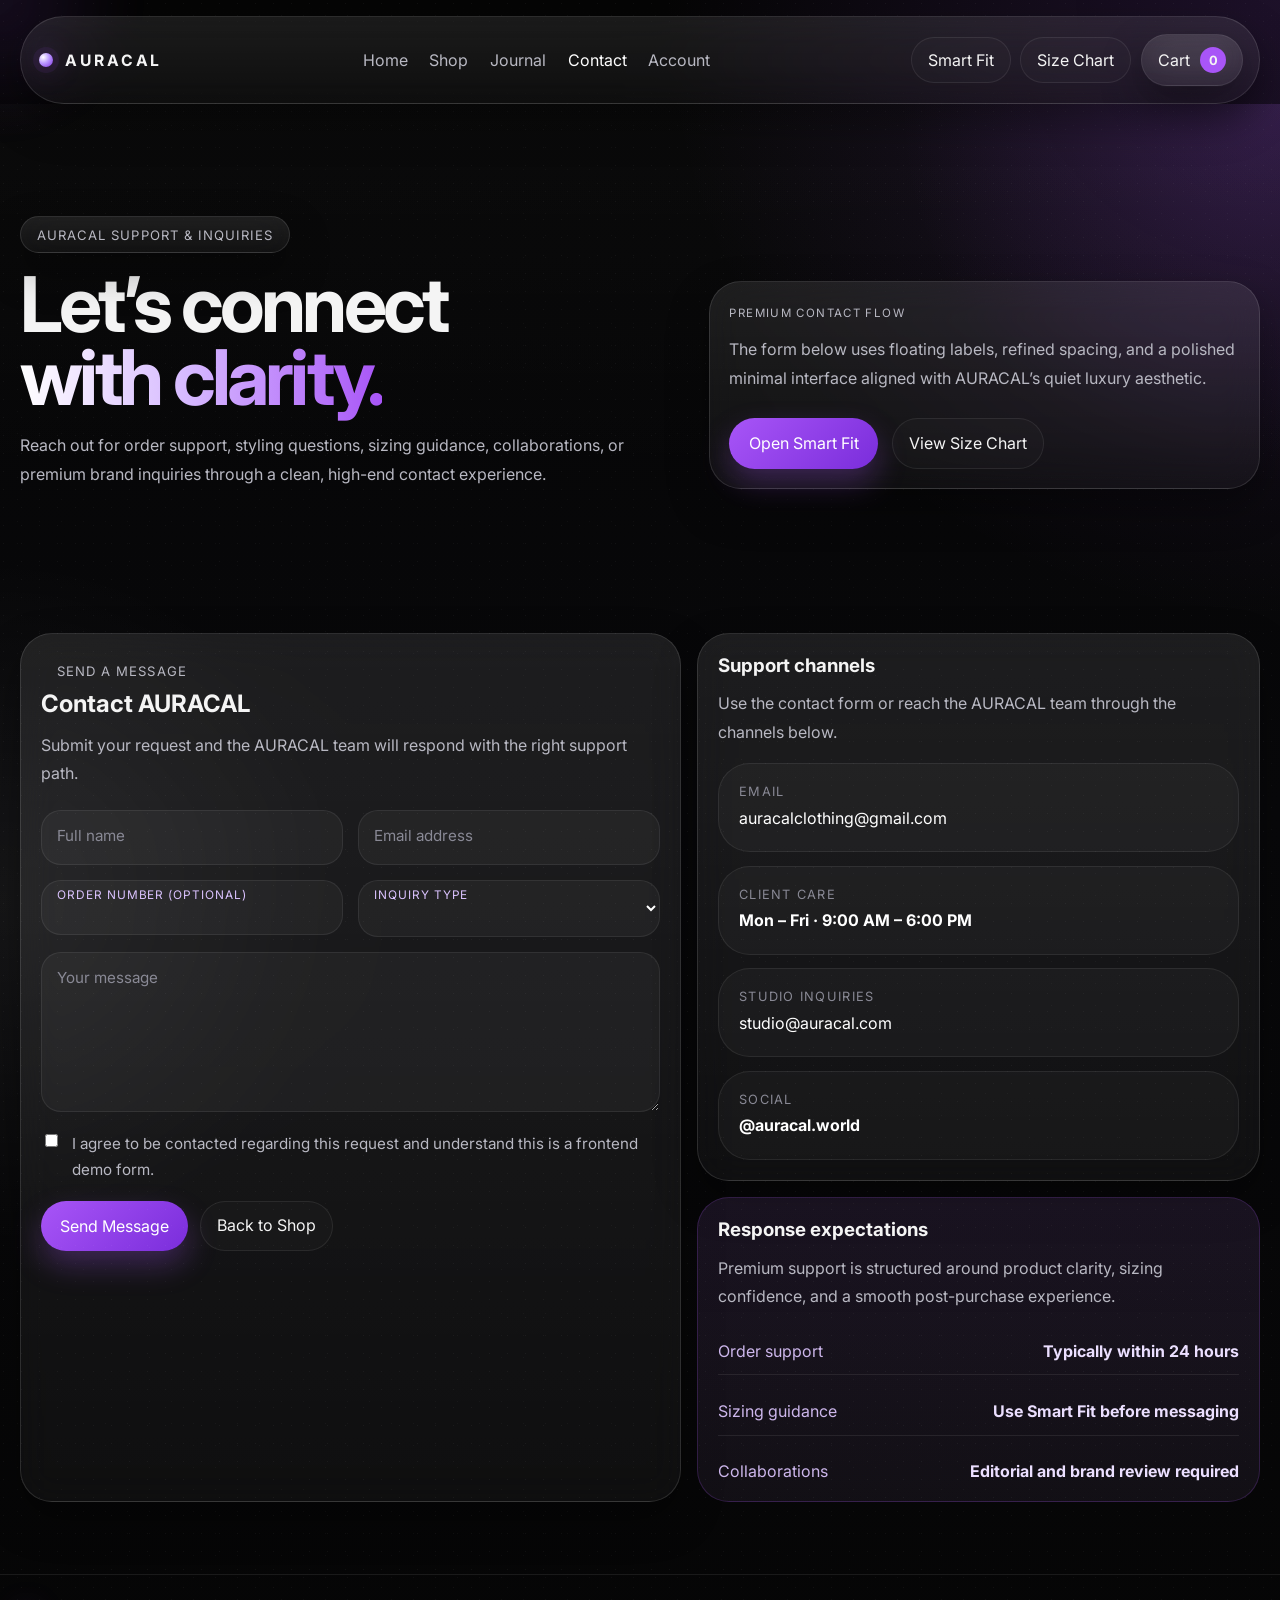
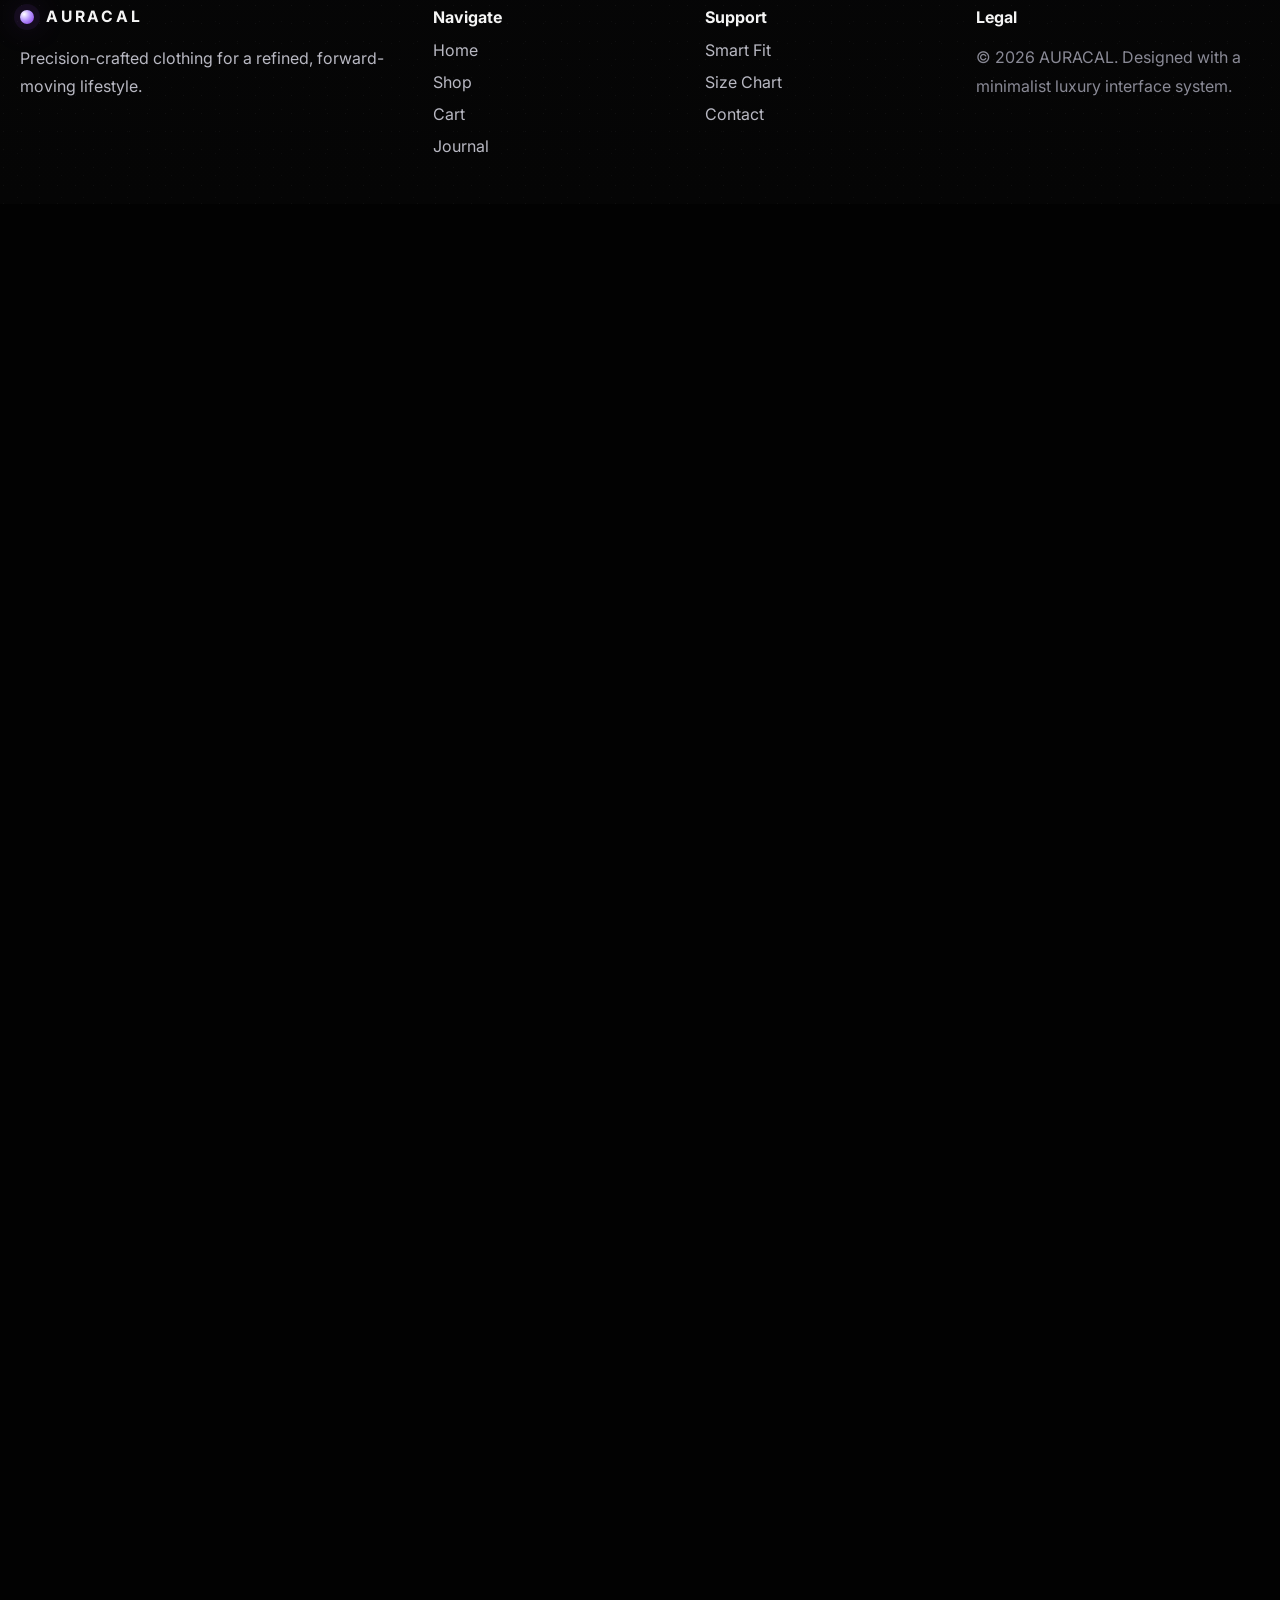
<file: contact.html>
<!DOCTYPE html>
<html lang="en">
<head>
  <meta charset="UTF-8" />
  <meta name="viewport" content="width=device-width, initial-scale=1.0" />
  <title>AURACAL — Contact</title>
  <meta
    name="description"
    content="Contact AURACAL for support, styling inquiries, brand questions, and premium customer assistance."
  />
  <link rel="preconnect" href="https://fonts.googleapis.com" />
  <link rel="preconnect" href="https://fonts.gstatic.com" crossorigin />
  <link
    href="https://fonts.googleapis.com/css2?family=Inter:wght@300;400;500;600;700;800&display=swap"
    rel="stylesheet"
  />
  <link rel="stylesheet" href="styles.css" />

  <style>
    .contact-hero {
      position: relative;
      padding-top: 7rem;
      overflow: hidden;
    }

    .contact-hero::before {
      content: "";
      position: absolute;
      inset: 0;
      background:
        radial-gradient(circle at top right, rgba(168, 85, 247, 0.16), transparent 28%),
        linear-gradient(180deg, rgba(255,255,255,0.02), transparent 85%);
      pointer-events: none;
    }

    .contact-hero-grid {
      position: relative;
      z-index: 2;
      display: grid;
      gap: 1rem;
      align-items: end;
    }

    .contact-hero-copy h1 {
      font-size: clamp(2.8rem, 6vw, 5.2rem);
      line-height: 0.95;
      letter-spacing: -0.05em;
      margin: 1rem 0 0;
      max-width: 10ch;
    }

    .contact-hero-copy p {
      max-width: 62ch;
      color: var(--text-soft);
      line-height: 1.8;
      margin: 1rem 0 0;
    }

    .contact-hero-panel {
      border-radius: var(--radius-xl);
      padding: 1.2rem;
    }

    .contact-hero-panel p {
      color: var(--text-soft);
      line-height: 1.8;
      margin: 0.85rem 0 1rem;
    }

    .contact-layout {
      display: grid;
      gap: 1rem;
    }

    .contact-form-card,
    .contact-info-card,
    .contact-note-card,
    .contact-mini-card {
      border-radius: var(--radius-xl);
      padding: 1.25rem;
    }

    .contact-form-head h2,
    .contact-info-card h3,
    .contact-note-card h3 {
      margin: 0;
    }

    .contact-form-head p,
    .contact-info-card p,
    .contact-note-card p {
      color: var(--text-soft);
      line-height: 1.8;
      margin: 0.8rem 0 0;
    }

    .contact-form {
      display: grid;
      gap: 0.95rem;
      margin-top: 1.35rem;
    }

    .form-grid {
      display: grid;
      gap: 0.95rem;
    }

    .floating-group {
      position: relative;
    }

    .floating-input,
    .floating-textarea,
    .floating-select {
      width: 100%;
      border-radius: 20px;
      border: 1px solid var(--line);
      background: rgba(255, 255, 255, 0.04);
      color: var(--white);
      padding: 1.25rem 1rem 0.8rem;
      outline: none;
      transition:
        border-color var(--transition),
        box-shadow var(--transition),
        background var(--transition);
    }

    .floating-textarea {
      min-height: 160px;
      resize: vertical;
      line-height: 1.7;
    }

    .floating-input:focus,
    .floating-textarea:focus,
    .floating-select:focus {
      border-color: rgba(168, 85, 247, 0.55);
      box-shadow: 0 0 0 4px rgba(168, 85, 247, 0.12);
      background: rgba(255, 255, 255, 0.06);
    }

    .floating-label {
      position: absolute;
      left: 1rem;
      top: 1rem;
      color: var(--text-muted);
      font-size: 0.95rem;
      pointer-events: none;
      transition:
        top var(--transition),
        font-size var(--transition),
        color var(--transition),
        transform var(--transition);
    }

    .floating-input:focus + .floating-label,
    .floating-input:not(:placeholder-shown) + .floating-label,
    .floating-input:valid + .floating-label,
    .floating-textarea:focus + .floating-label,
    .floating-textarea:not(:placeholder-shown) + .floating-label,
    .floating-textarea:valid + .floating-label,
    .floating-select + .floating-label {
      top: 0.5rem;
      font-size: 0.74rem;
      color: #dbc3ff;
      transform: translateY(0);
      text-transform: uppercase;
      letter-spacing: 0.08em;
    }

    .contact-check {
      display: inline-flex;
      align-items: flex-start;
      gap: 0.7rem;
      color: var(--text-soft);
      font-size: 0.95rem;
      line-height: 1.7;
    }

    .contact-check input {
      margin-top: 0.2rem;
      accent-color: var(--accent);
    }

    .contact-actions {
      display: flex;
      flex-wrap: wrap;
      gap: 0.75rem;
      margin-top: 0.2rem;
    }

    .contact-side {
      display: grid;
      gap: 1rem;
      align-self: start;
    }

    .contact-stack {
      display: grid;
      gap: 0.85rem;
      margin-top: 1rem;
    }

    .contact-mini-card {
      border: 1px solid var(--line);
      background: rgba(255, 255, 255, 0.03);
    }

    .contact-mini-card span {
      display: block;
      color: var(--text-muted);
      font-size: 0.8rem;
      text-transform: uppercase;
      letter-spacing: 0.1em;
      margin-bottom: 0.35rem;
    }

    .contact-mini-card strong,
    .contact-mini-card a {
      color: var(--white);
      font-size: 1rem;
      line-height: 1.65;
    }

    .contact-mini-card a {
      transition: color var(--transition);
    }

    .contact-mini-card a:hover {
      color: #e1cbff;
    }

    .contact-note-card {
      background:
        linear-gradient(180deg, rgba(168, 85, 247, 0.08), rgba(168, 85, 247, 0.03)),
        rgba(255, 255, 255, 0.03);
      border: 1px solid rgba(168, 85, 247, 0.2);
    }

    .contact-note-list {
      display: grid;
      gap: 0.75rem;
      margin-top: 1rem;
    }

    .contact-note-item {
      display: flex;
      justify-content: space-between;
      gap: 1rem;
      padding: 0.85rem 0;
      border-bottom: 1px solid rgba(255, 255, 255, 0.08);
      color: #ebdfff;
    }

    .contact-note-item:last-child {
      border-bottom: 0;
      padding-bottom: 0;
    }

    .contact-note-item span {
      color: #cdb7ec;
    }

    @media (min-width: 760px) {
      .form-grid {
        grid-template-columns: repeat(2, 1fr);
      }
    }

    @media (min-width: 980px) {
      .contact-hero-grid {
        grid-template-columns: 1.1fr 0.9fr;
      }

      .contact-layout {
        grid-template-columns: 1.08fr 0.92fr;
      }
    }
  </style>
</head>
<body>
  <div class="page-transition" aria-hidden="true"></div>
  <div class="noise-layer" aria-hidden="true"></div>
  <div class="cursor-glow" aria-hidden="true"></div>

  <header class="site-header" id="siteHeader">
    <div class="container nav-shell glass">
      <a href="index.html" class="brand" aria-label="AURACAL home">
        <span class="brand-mark"></span>
        <span class="brand-text">AURACAL</span>
      </a>

      <nav class="desktop-nav" aria-label="Primary navigation">
        <a href="index.html" class="nav-link" data-page-link>Home</a>
        <a href="shop.html" class="nav-link" data-page-link>Shop</a>
        <a href="blog.html" class="nav-link" data-page-link>Journal</a>
        <a href="contact.html" class="nav-link active" data-page-link>Contact</a>
        <a href="auth.html" class="nav-link" data-page-link>Account</a>
      </nav>

      <div class="nav-actions">
        <button class="ghost-btn" type="button" data-open-fit>Smart Fit</button>
        <button class="ghost-btn" type="button" data-open-size-chart>Size Chart</button>
        <a href="cart.html" class="cart-link glass" data-page-link aria-label="View cart">
          <span>Cart</span>
          <span class="cart-count" id="cartCount">0</span>
        </a>
        <button
          class="menu-toggle"
          id="menuToggle"
          type="button"
          aria-label="Open navigation menu"
          aria-expanded="false"
          aria-controls="mobileMenu"
        >
          <span></span>
          <span></span>
        </button>
      </div>
    </div>

    <div class="mobile-menu glass" id="mobileMenu">
      <a href="index.html" class="mobile-link" data-page-link>Home</a>
      <a href="shop.html" class="mobile-link" data-page-link>Shop</a>
      <a href="cart.html" class="mobile-link" data-page-link>Cart</a>
      <a href="blog.html" class="mobile-link" data-page-link>Journal</a>
      <a href="auth.html" class="mobile-link" data-page-link>Account</a>
      <a href="contact.html" class="mobile-link active" data-page-link>Contact</a>

      <div class="mobile-menu-actions">
        <button class="primary-btn" type="button" data-open-fit>Open Smart Fit</button>
        <button class="ghost-btn full-width" type="button" data-open-size-chart>
          View Size Chart
        </button>
      </div>
    </div>
  </header>

  <main>
    <section class="contact-hero section-space">
      <div class="container contact-hero-grid">
        <div class="contact-hero-copy reveal">
          <span class="eyebrow glass">AURACAL Support & Inquiries</span>
          <h1>
            Let’s connect
            <span class="gradient-text">with clarity.</span>
          </h1>
          <p>
            Reach out for order support, styling questions, sizing guidance, collaborations,
            or premium brand inquiries through a clean, high-end contact experience.
          </p>
        </div>

        <aside class="contact-hero-panel glass reveal delay-1">
          <span class="tiny-label">Premium contact flow</span>
          <p>
            The form below uses floating labels, refined spacing, and a polished minimal interface
            aligned with AURACAL’s quiet luxury aesthetic.
          </p>
          <div class="hero-cta">
            <button type="button" class="primary-btn" data-open-fit>Open Smart Fit</button>
            <button type="button" class="ghost-btn" data-open-size-chart>View Size Chart</button>
          </div>
        </aside>
      </div>
    </section>

    <section class="section-space">
      <div class="container">
        <div class="contact-layout">
          <section class="contact-form-card glass reveal">
            <div class="contact-form-head">
              <span class="eyebrow">Send a message</span>
              <h2>Contact AURACAL</h2>
              <p>
                Submit your request and the AURACAL team will respond with the right support path.
              </p>
            </div>

            <form class="contact-form" id="contactForm">
              <div class="form-grid">
                <div class="floating-group">
                  <input
                    class="floating-input"
                    type="text"
                    id="contactName"
                    name="name"
                    placeholder=" "
                    required
                  />
                  <label class="floating-label" for="contactName">Full name</label>
                </div>

                <div class="floating-group">
                  <input
                    class="floating-input"
                    type="email"
                    id="contactEmail"
                    name="email"
                    placeholder=" "
                    required
                  />
                  <label class="floating-label" for="contactEmail">Email address</label>
                </div>
              </div>

              <div class="form-grid">
                <div class="floating-group">
                  <input
                    class="floating-input"
                    type="text"
                    id="contactOrder"
                    name="order"
                    placeholder=" "
                  />
                  <label class="floating-label" for="contactOrder">Order number (optional)</label>
                </div>

                <div class="floating-group">
                  <select class="floating-select" id="contactTopic" name="topic" required>
                    <option value="" disabled selected hidden></option>
                    <option value="order-support">Order Support</option>
                    <option value="sizing-help">Sizing Help</option>
                    <option value="product-question">Product Question</option>
                    <option value="returns">Returns & Exchange</option>
                    <option value="partnership">Partnership / Collaboration</option>
                    <option value="general">General Inquiry</option>
                  </select>
                  <label class="floating-label" for="contactTopic">Inquiry type</label>
                </div>
              </div>

              <div class="floating-group">
                <textarea
                  class="floating-textarea"
                  id="contactMessage"
                  name="message"
                  placeholder=" "
                  required
                ></textarea>
                <label class="floating-label" for="contactMessage">Your message</label>
              </div>

              <label class="contact-check">
                <input type="checkbox" required />
                <span>
                  I agree to be contacted regarding this request and understand this is a frontend demo form.
                </span>
              </label>

              <div class="contact-actions">
                <button type="submit" class="primary-btn">Send Message</button>
                <a href="shop.html" class="ghost-btn" data-page-link>Back to Shop</a>
              </div>
            </form>
          </section>

          <aside class="contact-side">
            <section class="contact-info-card glass reveal delay-1">
              <h3>Support channels</h3>
              <p>
                Use the contact form or reach the AURACAL team through the channels below.
              </p>

              <div class="contact-stack">
                <div class="contact-mini-card">
                  <span>Email</span>
                  <a href="mailto:support@auracal.com">auracalclothing@gmail.com</a>
                </div>

                <div class="contact-mini-card">
                  <span>Client care</span>
                  <strong>Mon – Fri · 9:00 AM – 6:00 PM</strong>
                </div>

                <div class="contact-mini-card">
                  <span>Studio inquiries</span>
                  <a href="mailto:studio@auracal.com">studio@auracal.com</a>
                </div>

                <div class="contact-mini-card">
                  <span>Social</span>
                  <strong>@auracal.world</strong>
                </div>
              </div>
            </section>

            <section class="contact-note-card reveal delay-2">
              <h3>Response expectations</h3>
              <p>
                Premium support is structured around product clarity, sizing confidence,
                and a smooth post-purchase experience.
              </p>

              <div class="contact-note-list">
                <div class="contact-note-item">
                  <span>Order support</span>
                  <strong>Typically within 24 hours</strong>
                </div>
                <div class="contact-note-item">
                  <span>Sizing guidance</span>
                  <strong>Use Smart Fit before messaging</strong>
                </div>
                <div class="contact-note-item">
                  <span>Collaborations</span>
                  <strong>Editorial and brand review required</strong>
                </div>
              </div>
            </section>
          </aside>
        </div>
      </div>
    </section>
  </main>

  <footer class="site-footer">
    <div class="container footer-grid">
      <div>
        <a href="index.html" class="brand footer-brand" aria-label="AURACAL home">
          <span class="brand-mark"></span>
          <span class="brand-text">AURACAL</span>
        </a>
        <p class="footer-text">
          Precision-crafted clothing for a refined, forward-moving lifestyle.
        </p>
      </div>

      <div>
        <h3>Navigate</h3>
        <ul class="footer-links">
          <li><a href="index.html" data-page-link>Home</a></li>
          <li><a href="shop.html" data-page-link>Shop</a></li>
          <li><a href="cart.html" data-page-link>Cart</a></li>
          <li><a href="blog.html" data-page-link>Journal</a></li>
        </ul>
      </div>

      <div>
        <h3>Support</h3>
        <ul class="footer-links">
          <li><button type="button" class="footer-button" data-open-fit>Smart Fit</button></li>
          <li><button type="button" class="footer-button" data-open-size-chart>Size Chart</button></li>
          <li><a href="contact.html" data-page-link>Contact</a></li>
        </ul>
      </div>

      <div>
        <h3>Legal</h3>
        <p class="footer-text muted">
          © 2026 AURACAL. Designed with a minimalist luxury interface system.
        </p>
      </div>
    </div>
  </footer>

  <!-- Smart Fit Modal -->
  <div class="modal" id="fitModal" aria-hidden="true" role="dialog" aria-labelledby="fitModalTitle">
    <div class="modal-backdrop" data-close-modal></div>
    <div class="modal-panel glass tech-modal">
      <button class="modal-close" type="button" aria-label="Close Smart Fit modal" data-close-modal>
        ×
      </button>

      <div class="modal-head">
        <span class="eyebrow">AURACAL Sizing Engine</span>
        <h2 id="fitModalTitle">Smart Fit-On</h2>
        <p>
          Enter your measurements for an instant luxury-fit recommendation.
        </p>
      </div>

      <div class="fit-modal-grid">
        <form id="fitForm" class="fit-form">
          <div class="input-group">
            <label for="heightInput">Height (cm)</label>
            <input type="number" id="heightInput" min="130" max="230" value="175" required />
          </div>

          <div class="input-group">
            <label for="weightInput">Weight (kg)</label>
            <input type="number" id="weightInput" min="35" max="180" value="72" required />
          </div>

          <div class="input-group">
            <label for="bodyTypeInput">Body Type</label>
            <select id="bodyTypeInput" required>
              <option value="slim">Slim</option>
              <option value="athletic">Athletic</option>
              <option value="average" selected>Average</option>
              <option value="broad">Broad</option>
            </select>
          </div>

          <button class="primary-btn full-width" type="submit">Calculate My Fit</button>
        </form>

        <div class="fit-result-card glass">
          <div class="fit-result-header">
            <span class="tiny-label">Live Recommendation</span>
            <span class="tiny-label subtle" id="fitProfileLabel">Average Build</span>
          </div>

          <div class="result-size" id="fitResultSize">M</div>
          <p class="result-summary" id="fitResultSummary">
            Designed for a balanced fit with refined everyday layering space.
          </p>

          <div class="result-metrics">
            <div class="metric-box">
              <span>Estimated Chest</span>
              <strong id="fitChestEstimate">97 cm</strong>
            </div>
            <div class="metric-box">
              <span>Estimated Waist</span>
              <strong id="fitWaistEstimate">83 cm</strong>
            </div>
          </div>

          <div class="result-note" id="fitResultNote">
            For structured jackets, your recommended AURACAL top size is M.
          </div>
        </div>
      </div>
    </div>
  </div>

  <!-- Size Chart Modal -->
  <div class="modal" id="sizeChartModal" aria-hidden="true" role="dialog" aria-labelledby="sizeChartTitle">
    <div class="modal-backdrop" data-close-modal></div>
    <div class="modal-panel glass size-chart-modal">
      <button class="modal-close" type="button" aria-label="Close size chart modal" data-close-modal>
        ×
      </button>

      <div class="modal-head">
        <span class="eyebrow">Precision size reference</span>
        <h2 id="sizeChartTitle">Dynamic Size Chart</h2>
        <p>
          Compare chest and waist ranges in centimeters and inches.
        </p>
      </div>

      <div class="table-wrap">
        <table class="size-table">
          <thead>
            <tr>
              <th>Size</th>
              <th>Chest (cm)</th>
              <th>Chest (in)</th>
              <th>Waist (cm)</th>
              <th>Waist (in)</th>
            </tr>
          </thead>
          <tbody>
            <tr>
              <td>XS</td>
              <td>84 - 89</td>
              <td>33 - 35</td>
              <td>70 - 74</td>
              <td>27.5 - 29.1</td>
            </tr>
            <tr>
              <td>S</td>
              <td>90 - 95</td>
              <td>35.4 - 37.4</td>
              <td>75 - 79</td>
              <td>29.5 - 31.1</td>
            </tr>
            <tr>
              <td>M</td>
              <td>96 - 101</td>
              <td>37.8 - 39.8</td>
              <td>80 - 85</td>
              <td>31.5 - 33.5</td>
            </tr>
            <tr>
              <td>L</td>
              <td>102 - 108</td>
              <td>40.2 - 42.5</td>
              <td>86 - 92</td>
              <td>33.9 - 36.2</td>
            </tr>
            <tr>
              <td>XL</td>
              <td>109 - 116</td>
              <td>42.9 - 45.7</td>
              <td>93 - 100</td>
              <td>36.6 - 39.4</td>
            </tr>
            <tr>
              <td>XXL</td>
              <td>117 - 124</td>
              <td>46.1 - 48.8</td>
              <td>101 - 108</td>
              <td>39.8 - 42.5</td>
            </tr>
          </tbody>
        </table>
      </div>

      <p class="chart-footnote">
        Smart Fit uses these ranges as a visual guide and adjusts recommendations based on your selected body type.
      </p>
    </div>
  </div>

  <div class="toast" id="toast" role="status" aria-live="polite"></div>

  <script src="script.js"></script>
  <script>
    document.addEventListener("DOMContentLoaded", () => {
      const contactForm = document.getElementById("contactForm");
      const toast = document.getElementById("toast");

      function showToast(message) {
        if (!toast) return;
        toast.textContent = message;
        toast.classList.add("show");

        clearTimeout(showToast._timer);
        showToast._timer = setTimeout(() => {
          toast.classList.remove("show");
        }, 2200);
      }

      if (contactForm) {
        contactForm.addEventListener("submit", (event) => {
          event.preventDefault();
          contactForm.reset();
          showToast("Message sent successfully. This demo is ready for backend integration.");
        });
      }
    });
  </script>
</body>
</html>
</file>
<file: styles.css>
:root {
  --bg: #050505;
  --bg-soft: #0c0c0f;
  --surface: rgba(255, 255, 255, 0.08);
  --surface-strong: rgba(255, 255, 255, 0.12);
  --surface-border: rgba(255, 255, 255, 0.12);
  --text: #f4f4f4;
  --text-soft: #b8b8c2;
  --text-muted: #898995;
  --line: rgba(255, 255, 255, 0.08);
  --accent: #a855f7;
  --accent-soft: rgba(168, 85, 247, 0.15);
  --accent-glow: rgba(168, 85, 247, 0.35);
  --white: #ffffff;
  --success: #88f2c9;
  --danger: #ff8c8c;
  --shadow-xl: 0 30px 80px rgba(0, 0, 0, 0.45);
  --shadow-lg: 0 18px 40px rgba(0, 0, 0, 0.35);
  --radius-xl: 32px;
  --radius-lg: 24px;
  --radius-md: 18px;
  --radius-sm: 14px;
  --container: 1240px;
  --header-height: 88px;
  --transition: 280ms ease;
  --transition-slow: 700ms cubic-bezier(0.2, 0.8, 0.2, 1);
}

*,
*::before,
*::after {
  box-sizing: border-box;
}

html {
  scroll-behavior: smooth;
}

body {
  margin: 0;
  font-family: "Inter", "SF Pro Display", "Segoe UI", sans-serif;
  background:
    radial-gradient(circle at top right, rgba(168, 85, 247, 0.15), transparent 28%),
    radial-gradient(circle at left center, rgba(255, 255, 255, 0.06), transparent 22%),
    linear-gradient(180deg, #050505 0%, #08080a 45%, #050505 100%);
  color: var(--text);
  min-height: 100vh;
  opacity: 0;
  transform: translateY(8px);
  transition: opacity 0.75s ease, transform 0.75s ease;
  overflow-x: hidden;
}

body.is-loaded {
  opacity: 1;
  transform: translateY(0);
}

body.modal-open {
  overflow: hidden;
}

img,
video {
  max-width: 100%;
  display: block;
}

a {
  color: inherit;
  text-decoration: none;
}

button,
input,
select {
  font: inherit;
}

button {
  border: 0;
  background: none;
  color: inherit;
  cursor: pointer;
}

.container {
  width: min(calc(100% - 2rem), var(--container));
  margin-inline: auto;
}

.section-space {
  padding: 4.5rem 0;
}

.glass {
  background: linear-gradient(
    180deg,
    rgba(255, 255, 255, 0.09) 0%,
    rgba(255, 255, 255, 0.04) 100%
  );
  backdrop-filter: blur(18px);
  -webkit-backdrop-filter: blur(18px);
  border: 1px solid var(--surface-border);
  box-shadow: var(--shadow-lg);
}

.noise-layer {
  position: fixed;
  inset: 0;
  pointer-events: none;
  opacity: 0.05;
  background-image:
    radial-gradient(circle at 20% 20%, rgba(255,255,255,0.9) 0.6px, transparent 0.8px),
    radial-gradient(circle at 80% 70%, rgba(255,255,255,0.7) 0.5px, transparent 0.8px);
  background-size: 18px 18px, 22px 22px;
  z-index: 1;
}

.cursor-glow {
  position: fixed;
  width: 280px;
  height: 280px;
  border-radius: 50%;
  pointer-events: none;
  background: radial-gradient(circle, rgba(168, 85, 247, 0.16), transparent 68%);
  transform: translate(-50%, -50%);
  filter: blur(24px);
  z-index: 2;
  opacity: 0.75;
}

.page-transition {
  position: fixed;
  inset: 0;
  background: #020202;
  z-index: 999;
  transform: translateY(100%);
  transition: transform 700ms cubic-bezier(0.2, 0.8, 0.2, 1);
  pointer-events: none;
}

.page-transition.is-active {
  transform: translateY(0);
}

.eyebrow {
  display: inline-flex;
  align-items: center;
  gap: 0.5rem;
  width: fit-content;
  border-radius: 999px;
  padding: 0.6rem 1rem;
  font-size: 0.82rem;
  letter-spacing: 0.08em;
  text-transform: uppercase;
  color: var(--text-soft);
}

.tiny-label {
  font-size: 0.72rem;
  text-transform: uppercase;
  letter-spacing: 0.12em;
  color: var(--text-soft);
}

.tiny-label.subtle {
  color: var(--text-muted);
}

.gradient-text {
  background: linear-gradient(90deg, #ffffff 0%, #d7bbff 45%, #a855f7 100%);
  -webkit-background-clip: text;
  background-clip: text;
  color: transparent;
}

.sr-only {
  position: absolute;
  width: 1px;
  height: 1px;
  overflow: hidden;
  clip-path: inset(50%);
  white-space: nowrap;
}

.site-header {
  position: sticky;
  top: 0;
  z-index: 80;
  padding: 1rem 0 0;
  transition: padding var(--transition), transform var(--transition);
}

.site-header.is-scrolled {
  padding-top: 0.45rem;
}

.nav-shell {
  display: flex;
  align-items: center;
  justify-content: space-between;
  gap: 1rem;
  min-height: var(--header-height);
  border-radius: 999px;
  padding: 0.8rem 1rem 0.8rem 1.15rem;
}

.brand {
  display: inline-flex;
  align-items: center;
  gap: 0.75rem;
  flex-shrink: 0;
}

.brand-mark {
  width: 14px;
  height: 14px;
  border-radius: 50%;
  background:
    radial-gradient(circle at 30% 30%, #ffffff, #b996ff 45%, #7f31de 100%);
  box-shadow:
    0 0 0 6px rgba(168, 85, 247, 0.08),
    0 0 30px rgba(168, 85, 247, 0.35);
}

.brand-text {
  font-weight: 700;
  letter-spacing: 0.18em;
  font-size: 0.98rem;
}

.desktop-nav {
  display: none;
  align-items: center;
  gap: 1.35rem;
}

.nav-link,
.mobile-link {
  color: var(--text-soft);
  transition: color var(--transition), transform var(--transition);
}

.nav-link:hover,
.mobile-link:hover,
.nav-link.active,
.mobile-link.active {
  color: var(--white);
}

.nav-actions {
  display: flex;
  align-items: center;
  gap: 0.6rem;
}

.ghost-btn,
.primary-btn,
.mini-action,
.panel-link,
.inline-link,
.cart-link,
.footer-button {
  transition:
    transform var(--transition),
    border-color var(--transition),
    background var(--transition),
    color var(--transition),
    box-shadow var(--transition),
    opacity var(--transition);
}

.ghost-btn {
  padding: 0.78rem 1rem;
  border: 1px solid var(--line);
  border-radius: 999px;
  color: var(--text);
  background: rgba(255, 255, 255, 0.02);
}

.ghost-btn:hover,
.footer-button:hover {
  transform: translateY(-2px);
  border-color: rgba(255, 255, 255, 0.22);
  background: rgba(255, 255, 255, 0.05);
}

.primary-btn {
  display: inline-flex;
  align-items: center;
  justify-content: center;
  padding: 0.95rem 1.2rem;
  border-radius: 999px;
  background: linear-gradient(135deg, #a855f7 0%, #7a2ddb 100%);
  color: var(--white);
  box-shadow: 0 14px 30px rgba(168, 85, 247, 0.28);
}

.primary-btn:hover,
.mini-action:hover {
  transform: translateY(-2px);
  box-shadow: 0 18px 35px rgba(168, 85, 247, 0.35);
}

.primary-btn.compact,
.ghost-btn.compact {
  padding: 0.78rem 1rem;
}

.full-width {
  width: 100%;
}

.cart-link {
  display: inline-flex;
  align-items: center;
  gap: 0.65rem;
  border-radius: 999px;
  padding: 0.78rem 1rem;
  border: 1px solid var(--line);
}

.cart-link:hover {
  transform: translateY(-2px);
}

.cart-count {
  display: inline-grid;
  place-items: center;
  min-width: 1.6rem;
  height: 1.6rem;
  padding: 0 0.35rem;
  border-radius: 999px;
  background: var(--accent);
  font-size: 0.8rem;
  font-weight: 700;
}

.menu-toggle {
  position: relative;
  width: 46px;
  height: 46px;
  border: 1px solid var(--line);
  border-radius: 50%;
  display: inline-grid;
  place-items: center;
}

.menu-toggle span {
  position: absolute;
  width: 18px;
  height: 2px;
  border-radius: 999px;
  background: var(--white);
  transition: transform var(--transition), opacity var(--transition);
}

.menu-toggle span:first-child {
  transform: translateY(-4px);
}

.menu-toggle span:last-child {
  transform: translateY(4px);
}

.menu-toggle.active span:first-child {
  transform: rotate(45deg);
}

.menu-toggle.active span:last-child {
  transform: rotate(-45deg);
}

.mobile-menu {
  width: min(calc(100% - 2rem), var(--container));
  margin: 0.8rem auto 0;
  border-radius: 28px;
  padding: 1rem;
  display: grid;
  gap: 0.9rem;
  max-height: 0;
  overflow: hidden;
  opacity: 0;
  transform: translateY(-8px);
  pointer-events: none;
  transition:
    max-height 400ms ease,
    opacity 320ms ease,
    transform 320ms ease;
}

.mobile-menu.is-open {
  max-height: 520px;
  opacity: 1;
  transform: translateY(0);
  pointer-events: auto;
}

.mobile-link {
  padding: 0.5rem 0;
  font-size: 1rem;
}

.mobile-menu-actions {
  display: grid;
  gap: 0.75rem;
  padding-top: 0.35rem;
}

.hero {
  position: relative;
  min-height: 100vh;
  display: flex;
  align-items: center;
  padding-top: 2rem;
  overflow: clip;
}

.hero-media-wrap {
  position: absolute;
  inset: 0;
  z-index: 0;
}

.hero-video {
  width: 100%;
  height: 100%;
  object-fit: cover;
  opacity: 0.3;
  transform: scale(1.08);
}

.hero-gradient {
  position: absolute;
  inset: 0;
  background:
    linear-gradient(180deg, rgba(5, 5, 5, 0.38) 0%, rgba(5, 5, 5, 0.8) 72%, rgba(5, 5, 5, 0.95) 100%),
    radial-gradient(circle at top right, rgba(168, 85, 247, 0.25), transparent 30%);
}

.hero-grid {
  position: relative;
  z-index: 2;
  display: grid;
  gap: 1.5rem;
  align-items: center;
}

.hero-copy h1 {
  font-size: clamp(2.8rem, 7vw, 6rem);
  line-height: 0.95;
  letter-spacing: -0.05em;
  margin: 1rem 0;
  max-width: 11ch;
}

.hero-text {
  max-width: 58ch;
  color: var(--text-soft);
  font-size: 1rem;
  line-height: 1.75;
}

.hero-cta {
  display: flex;
  flex-wrap: wrap;
  gap: 0.9rem;
  margin-top: 1.6rem;
}

.hero-stats {
  display: grid;
  gap: 0.9rem;
  margin-top: 1.6rem;
}

.stat {
  padding: 1rem 1.1rem;
  border-radius: 20px;
}

.stat strong {
  display: block;
  font-size: 1.1rem;
  margin-bottom: 0.25rem;
}

.stat span {
  color: var(--text-soft);
  font-size: 0.95rem;
  line-height: 1.6;
}

.hero-panel {
  border-radius: var(--radius-xl);
  padding: 1rem;
}

.hero-panel-top,
.fit-preview-top,
.fit-result-header {
  display: flex;
  align-items: center;
  justify-content: space-between;
  gap: 1rem;
}

.hero-product-card {
  display: grid;
  gap: 1rem;
  margin-top: 1rem;
}

.hero-product-image {
  border-radius: 24px;
  overflow: hidden;
  min-height: 280px;
}

.hero-product-image img {
  width: 100%;
  height: 100%;
  object-fit: cover;
}

.hero-product-content h2 {
  margin: 0 0 0.5rem;
  font-size: 1.5rem;
}

.hero-product-content p {
  margin: 0;
  color: var(--text-soft);
  line-height: 1.75;
}

.hero-product-meta {
  display: flex;
  align-items: center;
  justify-content: space-between;
  gap: 0.75rem;
  margin-top: 1rem;
}

.hero-product-meta span {
  font-size: 1.1rem;
  font-weight: 700;
}

.mini-action {
  padding: 0.8rem 1rem;
  border-radius: 999px;
  color: var(--white);
  background: rgba(168, 85, 247, 0.15);
  border: 1px solid rgba(168, 85, 247, 0.35);
}

.panel-link,
.inline-link {
  display: inline-flex;
  align-items: center;
  gap: 0.5rem;
  color: #d8c1ff;
  margin-top: 1rem;
}

.panel-link.left-align {
  justify-content: flex-start;
}

.panel-link:hover,
.inline-link:hover {
  color: var(--white);
  transform: translateX(3px);
}

.ticker-wrap {
  overflow: hidden;
  border-top: 1px solid var(--line);
  border-bottom: 1px solid var(--line);
  background: rgba(255, 255, 255, 0.02);
}

.ticker-track {
  display: flex;
  gap: 1.5rem;
  width: max-content;
  padding: 1rem 0;
  white-space: nowrap;
  color: var(--text-soft);
  animation: marquee 26s linear infinite;
}

@keyframes marquee {
  0% { transform: translateX(0); }
  100% { transform: translateX(-50%); }
}

.section-head {
  display: flex;
  flex-direction: column;
  gap: 1rem;
  margin-bottom: 1.6rem;
}

.section-head h2 {
  font-size: clamp(2rem, 4vw, 3.3rem);
  line-height: 1.05;
  margin: 0.5rem 0 0;
  letter-spacing: -0.04em;
}

.collection-grid,
.product-grid,
.journal-grid,
.smart-fit-grid,
.footer-grid {
  display: grid;
  gap: 1rem;
}

.collection-card,
.product-card,
.journal-card,
.newsletter-box,
.fit-preview,
.fit-result-card {
  border-radius: var(--radius-xl);
  overflow: hidden;
}

.collection-card {
  position: relative;
  min-height: 300px;
}

.collection-card.large-card {
  min-height: 420px;
}

.collection-card img,
.journal-card img {
  width: 100%;
  height: 100%;
  object-fit: cover;
}

.collection-card::after,
.journal-card::after {
  content: "";
  position: absolute;
  inset: 0;
  background: linear-gradient(180deg, transparent 30%, rgba(5, 5, 5, 0.9) 100%);
}

.collection-content,
.journal-content {
  position: absolute;
  inset: auto 0 0 0;
  z-index: 2;
  padding: 1.3rem;
}

.collection-content span,
.journal-content span {
  color: var(--text-soft);
  font-size: 0.82rem;
  text-transform: uppercase;
  letter-spacing: 0.12em;
}

.collection-content h3,
.journal-content h3 {
  margin: 0.55rem 0 0.5rem;
  font-size: 1.45rem;
  line-height: 1.1;
}

.collection-content p,
.journal-content p {
  margin: 0;
  color: #d6d6de;
  line-height: 1.65;
}

.product-card {
  padding: 1rem;
}

.product-media {
  position: relative;
  border-radius: 24px;
  overflow: hidden;
  aspect-ratio: 4 / 5;
  background: rgba(255, 255, 255, 0.03);
}

.product-media img {
  position: absolute;
  inset: 0;
  width: 100%;
  height: 100%;
  object-fit: cover;
  transition: opacity 500ms ease, transform 700ms ease;
}

.product-media .secondary-img {
  opacity: 0;
}

.product-card:hover .primary-img {
  opacity: 0;
  transform: scale(1.05);
}

.product-card:hover .secondary-img {
  opacity: 1;
  transform: scale(1.05);
}

.product-badge {
  position: absolute;
  left: 1rem;
  top: 1rem;
  z-index: 2;
  padding: 0.5rem 0.8rem;
  border-radius: 999px;
  background: rgba(5, 5, 5, 0.55);
  border: 1px solid rgba(255, 255, 255, 0.12);
  backdrop-filter: blur(12px);
  font-size: 0.76rem;
  letter-spacing: 0.08em;
  text-transform: uppercase;
}

.product-info {
  padding-top: 1rem;
}

.product-meta-top {
  display: flex;
  align-items: center;
  justify-content: space-between;
  gap: 1rem;
  color: var(--text-soft);
  font-size: 0.92rem;
}

.product-info h3 {
  margin: 0.65rem 0 0.45rem;
  font-size: 1.35rem;
}

.product-info p {
  margin: 0;
  color: var(--text-soft);
  line-height: 1.7;
}

.product-actions {
  display: flex;
  flex-wrap: wrap;
  gap: 0.75rem;
  margin-top: 1rem;
}

.smart-fit-grid {
  align-items: center;
}

.smart-fit-copy p {
  max-width: 60ch;
  color: var(--text-soft);
  line-height: 1.8;
}

.fit-benefits {
  padding-left: 1.1rem;
  color: var(--text-soft);
  line-height: 1.9;
}

.fit-preview {
  padding: 1.25rem;
}

.fit-meter {
  margin-top: 1.2rem;
}

.fit-meter-track {
  position: relative;
  height: 12px;
  border-radius: 999px;
  background: rgba(255, 255, 255, 0.08);
  overflow: hidden;
}

.fit-meter-fill {
  width: 45%;
  height: 100%;
  border-radius: inherit;
  background: linear-gradient(90deg, #7a2ddb 0%, #a855f7 55%, #d2afff 100%);
  box-shadow: 0 0 24px rgba(168, 85, 247, 0.35);
  transition: width 400ms ease;
}

.fit-meter-labels {
  display: grid;
  grid-template-columns: repeat(6, 1fr);
  gap: 0.5rem;
  margin-top: 0.7rem;
  color: var(--text-muted);
  font-size: 0.76rem;
  text-align: center;
}

.fit-preview-result {
  margin-top: 1.5rem;
}

.fit-preview-result strong {
  display: block;
  font-size: 1.55rem;
  margin-bottom: 0.45rem;
}

.fit-preview-result p {
  color: var(--text-soft);
  line-height: 1.7;
  margin: 0;
}

.newsletter-box {
  display: grid;
  gap: 1rem;
  padding: 1.3rem;
}

.newsletter-copy p {
  color: var(--text-soft);
  line-height: 1.8;
}

.newsletter-form {
  display: grid;
  gap: 0.85rem;
}

.newsletter-form input,
.fit-form input,
.fit-form select {
  width: 100%;
  border-radius: 18px;
  border: 1px solid var(--line);
  background: rgba(255, 255, 255, 0.04);
  color: var(--white);
  padding: 1rem 1rem;
  outline: none;
  transition: border-color var(--transition), box-shadow var(--transition), background var(--transition);
}

.newsletter-form input::placeholder {
  color: var(--text-muted);
}

.newsletter-form input:focus,
.fit-form input:focus,
.fit-form select:focus {
  border-color: rgba(168, 85, 247, 0.55);
  box-shadow: 0 0 0 4px rgba(168, 85, 247, 0.12);
  background: rgba(255, 255, 255, 0.06);
}

.site-footer {
  padding: 2rem 0 3rem;
  border-top: 1px solid var(--line);
}

.footer-grid h3 {
  margin: 0 0 0.8rem;
  font-size: 1rem;
}

.footer-text {
  color: var(--text-soft);
  line-height: 1.8;
}

.footer-text.muted {
  color: var(--text-muted);
}

.footer-links {
  list-style: none;
  padding: 0;
  margin: 0;
  display: grid;
  gap: 0.75rem;
}

.footer-links a {
  color: var(--text-soft);
}

.footer-links a:hover {
  color: var(--white);
}

.footer-button {
  padding: 0;
  color: var(--text-soft);
  background: none;
  border: 0;
}

.modal {
  position: fixed;
  inset: 0;
  display: grid;
  place-items: center;
  padding: 1rem;
  opacity: 0;
  pointer-events: none;
  transition: opacity 250ms ease;
  z-index: 200;
}

.modal.is-open {
  opacity: 1;
  pointer-events: auto;
}

.modal-backdrop {
  position: absolute;
  inset: 0;
  background: rgba(5, 5, 5, 0.72);
  backdrop-filter: blur(8px);
  -webkit-backdrop-filter: blur(8px);
}

.modal-panel {
  position: relative;
  width: min(100%, 980px);
  max-height: calc(100vh - 2rem);
  overflow: auto;
  border-radius: 32px;
  padding: 1.3rem;
  z-index: 2;
  transform: translateY(18px) scale(0.98);
  transition: transform 320ms ease;
}

.modal.is-open .modal-panel {
  transform: translateY(0) scale(1);
}

.modal-close {
  position: absolute;
  right: 1rem;
  top: 1rem;
  width: 42px;
  height: 42px;
  border-radius: 50%;
  background: rgba(255, 255, 255, 0.06);
  border: 1px solid var(--line);
  font-size: 1.4rem;
}

.modal-head {
  padding-right: 3.4rem;
}

.modal-head h2 {
  margin: 0.5rem 0 0.5rem;
  font-size: clamp(2rem, 4vw, 2.8rem);
  line-height: 1.05;
  letter-spacing: -0.04em;
}

.modal-head p {
  margin: 0;
  color: var(--text-soft);
  line-height: 1.8;
}

.fit-modal-grid {
  display: grid;
  gap: 1rem;
  margin-top: 1.25rem;
}

.fit-form {
  display: grid;
  gap: 0.95rem;
}

.input-group {
  display: grid;
  gap: 0.5rem;
}

.input-group label {
  color: var(--text-soft);
  font-size: 0.94rem;
}

.fit-result-card {
  padding: 1.1rem;
}

.result-size {
  font-size: clamp(4rem, 10vw, 6rem);
  line-height: 1;
  margin-top: 0.8rem;
  letter-spacing: -0.06em;
  font-weight: 800;
  background: linear-gradient(180deg, #ffffff 0%, #d4b7ff 45%, #a855f7 100%);
  -webkit-background-clip: text;
  background-clip: text;
  color: transparent;
}

.result-summary {
  color: var(--text-soft);
  line-height: 1.8;
}

.result-metrics {
  display: grid;
  gap: 0.8rem;
  margin-top: 1rem;
}

.metric-box {
  border: 1px solid var(--line);
  border-radius: 22px;
  padding: 1rem;
  background: rgba(255, 255, 255, 0.03);
}

.metric-box span {
  display: block;
  color: var(--text-muted);
  margin-bottom: 0.35rem;
  font-size: 0.86rem;
}

.metric-box strong {
  font-size: 1.15rem;
}

.result-note {
  margin-top: 1rem;
  padding: 1rem;
  border-radius: 22px;
  background: rgba(168, 85, 247, 0.08);
  border: 1px solid rgba(168, 85, 247, 0.22);
  color: #ead9ff;
  line-height: 1.7;
}

.table-wrap {
  margin-top: 1.2rem;
  overflow: auto;
  border: 1px solid var(--line);
  border-radius: 24px;
}

.size-table {
  width: 100%;
  border-collapse: collapse;
  min-width: 640px;
}

.size-table th,
.size-table td {
  padding: 1rem;
  text-align: left;
  border-bottom: 1px solid var(--line);
}

.size-table thead th {
  background: rgba(255, 255, 255, 0.05);
  color: var(--text-soft);
  font-weight: 600;
}

.size-table tbody tr:hover {
  background: rgba(255, 255, 255, 0.03);
}

.chart-footnote {
  margin: 1rem 0 0;
  color: var(--text-soft);
  line-height: 1.7;
}

.toast {
  position: fixed;
  left: 50%;
  bottom: 1.2rem;
  transform: translateX(-50%) translateY(14px);
  min-width: 260px;
  max-width: calc(100% - 2rem);
  padding: 0.95rem 1rem;
  border-radius: 18px;
  background: rgba(15, 15, 18, 0.92);
  border: 1px solid rgba(255, 255, 255, 0.08);
  color: var(--white);
  box-shadow: var(--shadow-lg);
  opacity: 0;
  pointer-events: none;
  z-index: 300;
  transition: opacity 250ms ease, transform 250ms ease;
}

.toast.show {
  opacity: 1;
  transform: translateX(-50%) translateY(0);
}

.reveal {
  opacity: 0;
  transform: translateY(24px);
  transition: opacity 700ms ease, transform 700ms ease;
}

.reveal.is-visible {
  opacity: 1;
  transform: translateY(0);
}

.reveal.delay-1 {
  transition-delay: 100ms;
}

.reveal.delay-2 {
  transition-delay: 180ms;
}

@media (prefers-reduced-motion: reduce) {
  *,
  *::before,
  *::after {
    animation: none !important;
    transition: none !important;
    scroll-behavior: auto !important;
  }

  body {
    opacity: 1;
    transform: none;
  }

  .reveal {
    opacity: 1;
    transform: none;
  }
}

@media (min-width: 700px) {
  .hero-stats {
    grid-template-columns: repeat(3, 1fr);
  }

  .collection-grid {
    grid-template-columns: 1.5fr 1fr 1fr;
  }

  .product-grid,
  .journal-grid {
    grid-template-columns: repeat(3, 1fr);
  }

  .smart-fit-grid {
    grid-template-columns: 1.1fr 0.9fr;
  }

  .newsletter-box {
    grid-template-columns: 1.1fr 0.9fr;
    align-items: center;
  }

  .newsletter-form {
    grid-template-columns: 1fr auto;
    align-items: center;
  }

  .fit-modal-grid {
    grid-template-columns: 0.95fr 1.05fr;
  }

  .result-metrics {
    grid-template-columns: repeat(2, 1fr);
  }

  .footer-grid {
    grid-template-columns: 1.4fr 0.9fr 0.9fr 1fr;
    align-items: start;
  }
}

@media (min-width: 980px) {
  .desktop-nav {
    display: flex;
  }

  .menu-toggle,
  .mobile-menu {
    display: none;
  }

  .hero-grid {
    grid-template-columns: 1.1fr 0.9fr;
  }

  .hero-product-card {
    grid-template-columns: 1fr;
  }

  .section-head {
    flex-direction: row;
    align-items: end;
    justify-content: space-between;
  }
}

@media (max-width: 979px) {
  .nav-actions .ghost-btn {
    display: none;
  }
}

@media (max-width: 560px) {
  .section-space {
    padding: 3.6rem 0;
  }

  .nav-shell {
    min-height: 74px;
    padding: 0.7rem 0.85rem 0.7rem 1rem;
  }

  .brand-text {
    letter-spacing: 0.14em;
    font-size: 0.9rem;
  }

  .hero-copy h1 {
    max-width: 9ch;
  }

  .hero-product-meta {
    flex-direction: column;
    align-items: stretch;
  }

  .product-actions {
    flex-direction: column;
  }

  .cart-link {
    padding-inline: 0.85rem;
  }
}
</file>
